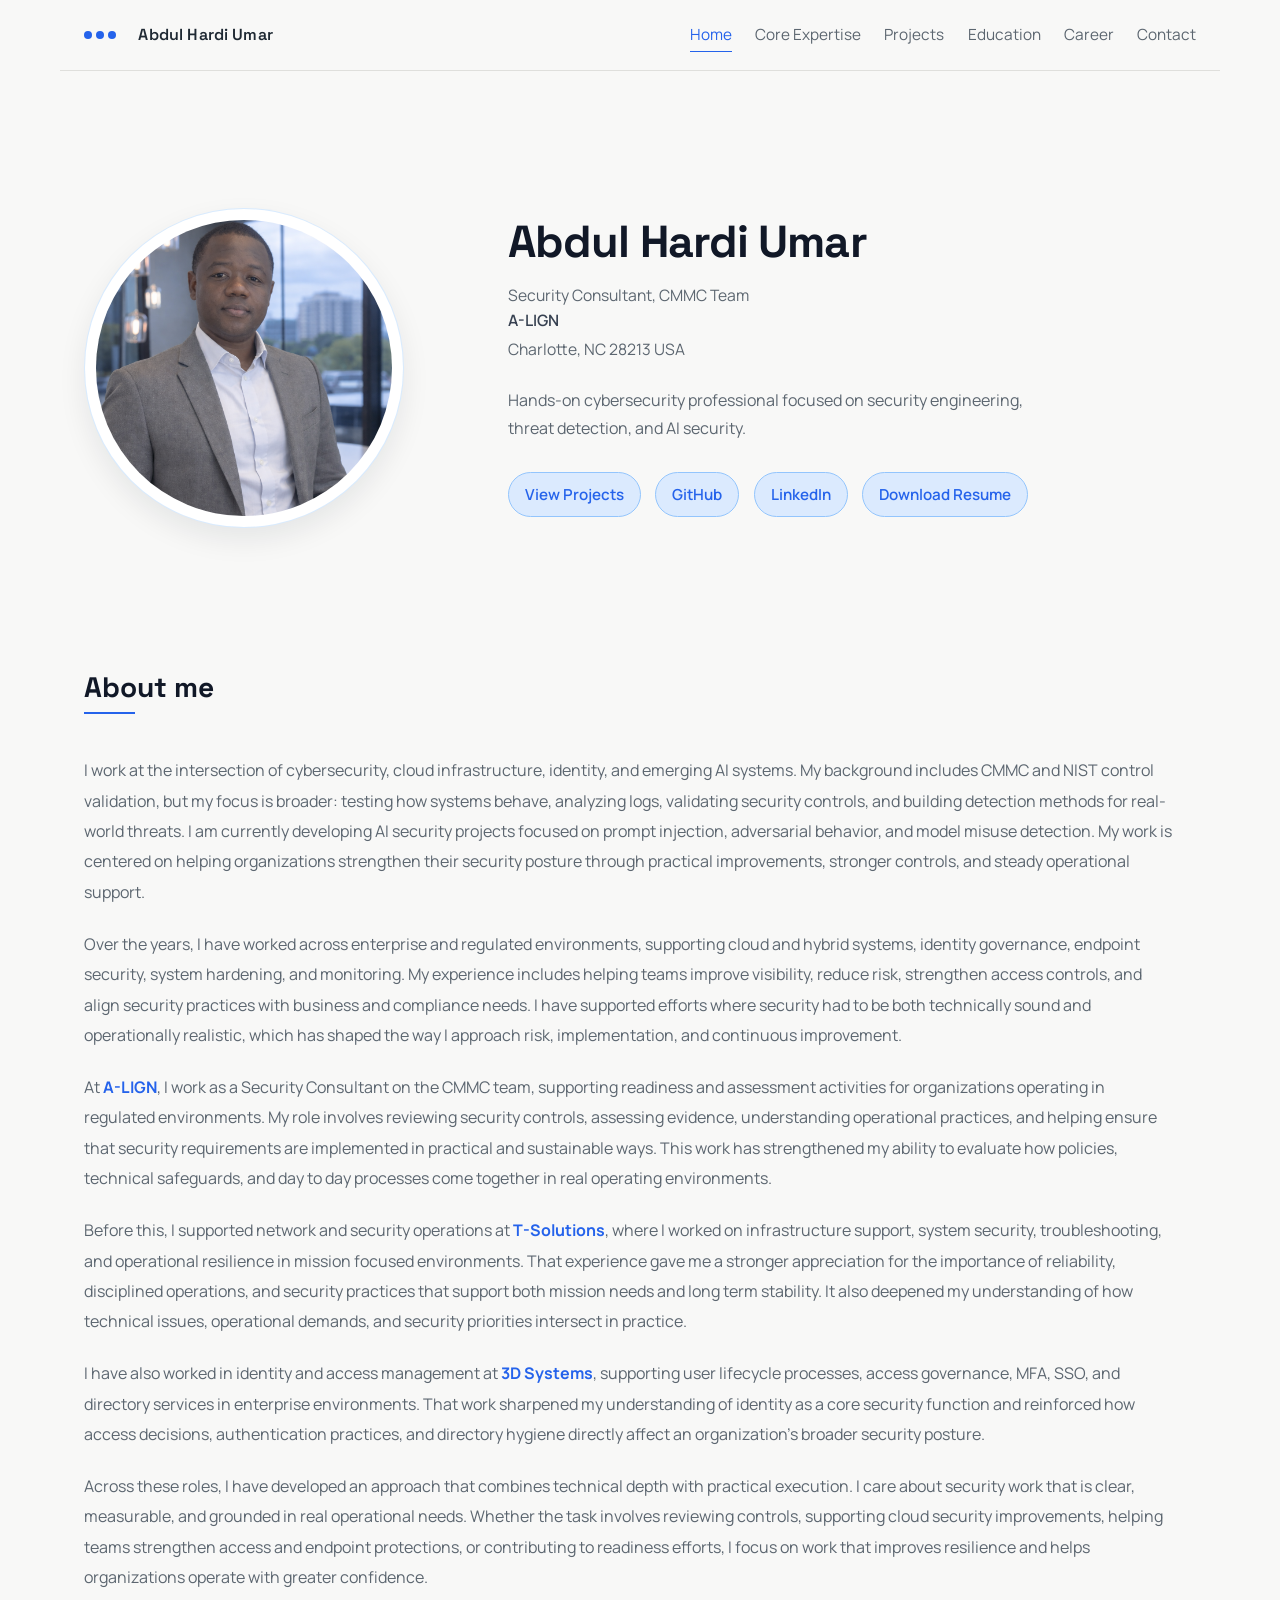
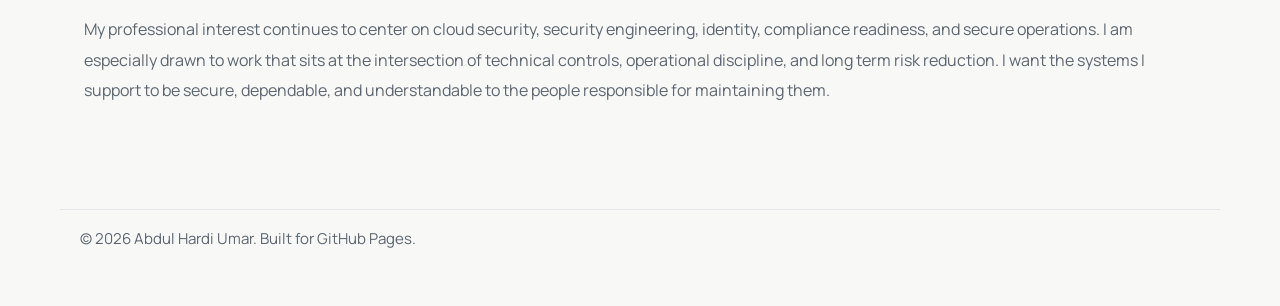
<file: index.html>
<!DOCTYPE html>
<html lang="en">
<head>
  <meta charset="UTF-8">
  <meta name="viewport" content="width=device-width, initial-scale=1.0">
  <title>Abdul Hardi Umar | Home</title>
  <meta
    name="description"
    content="Personal website of Abdul Hardi Umar, a hands-on cybersecurity professional focused on security engineering, cloud security, identity, threat detection, and AI security."
  >
  <link rel="preconnect" href="https://fonts.googleapis.com">
  <link rel="preconnect" href="https://fonts.gstatic.com" crossorigin>
  <link
    href="https://fonts.googleapis.com/css2?family=Space+Grotesk:wght@400;500;700&family=Manrope:wght@400;500;700&display=swap"
    rel="stylesheet"
  >
  <link rel="icon" type="image/svg+xml" href="favicon.svg">
  <link rel="icon" href="favicon.ico" sizes="any">
  <link rel="icon" type="image/png" sizes="32x32" href="favicon-32x32.png">
  <link rel="icon" type="image/png" sizes="16x16" href="favicon-16x16.png">
  <link rel="stylesheet" href="styles.css">
</head>
<body>
  <a class="skip-link" href="#main">Skip to content</a>

  <header class="site-header">
    <div class="brand-mark" aria-hidden="true">
      <span></span>
      <span></span>
      <span></span>
    </div>
    <a class="brand" href="index.html">Abdul Hardi Umar</a>
    <button
      class="menu-toggle"
      type="button"
      aria-expanded="false"
      aria-controls="site-nav"
      aria-label="Open navigation menu"
    >
      <span></span>
      <span></span>
    </button>
    <nav id="site-nav" class="site-nav" aria-label="Primary">
      <a class="is-active" href="index.html">Home</a>
      <a href="technical-focus.html">Core Expertise</a>
      <a href="projects.html">Projects</a>
      <a href="education.html">Education</a>
      <a href="career.html">Career</a>
      <a href="contact.html">Contact</a>
    </nav>
  </header>

  <main id="main" class="page-shell">
    <section class="hero hero-home section" data-reveal>
      <div class="hero-media">
        <figure class="portrait-frame">
          <img
            src="profile-photo.png"
            alt="Portrait of Abdul Hardi Umar"
            width="440"
            height="520"
          >
        </figure>
      </div>

      <div class="hero-copy">
        <h1>Abdul Hardi Umar</h1>
        <div class="hero-subtitle">
          <p class="hero-role">Security Consultant, CMMC Team</p>
          <p class="hero-role hero-role-company">A-LIGN</p>
          <p class="hero-role">Charlotte, NC 28213 USA</p>
        </div>
        <p class="hero-text hero-text-intro">Hands-on cybersecurity professional focused on security engineering, threat detection, and AI security.</p>
        <div class="cta-row">
          <a class="button button-primary" href="projects.html">View Projects</a>
          <a class="button button-primary" href="https://github.com/hardi-umar" target="_blank" rel="noreferrer">GitHub</a>
          <a class="button button-primary" href="https://linkedin.com/in/abdulhardi" target="_blank" rel="noreferrer">LinkedIn</a>
          <a class="button button-primary" href="abdul-hardi-umar-cv.pdf" download>Download Resume</a>
        </div>
      </div>
    </section>

    <section class="section page-section about-home" data-reveal>
      <div class="prose-card prose-page about-home-copy">
        <h2 class="about-home-title">About me</h2>
        <p>
          I work at the intersection of cybersecurity, cloud infrastructure, identity, and
          emerging AI systems. My background includes CMMC and NIST control validation, but my
          focus is broader: testing how systems behave, analyzing logs, validating security
          controls, and building detection methods for real-world threats. I am currently
          developing AI security projects focused on prompt injection, adversarial behavior, and
          model misuse detection. My work is centered on helping organizations strengthen their
          security posture through practical improvements, stronger controls, and steady
          operational support.
        </p>
        <p>
          Over the years, I have worked across enterprise and regulated environments, supporting
          cloud and hybrid systems, identity governance, endpoint security, system hardening, and
          monitoring. My experience includes helping teams improve visibility, reduce risk,
          strengthen access controls, and align security practices with business and compliance
          needs. I have supported efforts where security had to be both technically sound and
          operationally realistic, which has shaped the way I approach risk, implementation, and
          continuous improvement.
        </p>
        <p>
          At <a href="https://www.a-lign.com/" target="_blank" rel="noopener noreferrer"><strong>A-LIGN</strong></a>, I work as a Security Consultant on the CMMC team, supporting readiness and
          assessment activities for organizations operating in regulated environments. My role
          involves reviewing security controls, assessing evidence, understanding operational
          practices, and helping ensure that security requirements are implemented in practical and
          sustainable ways. This work has strengthened my ability to evaluate how policies,
          technical safeguards, and day to day processes come together in real operating
          environments.
        </p>
        <p>
          Before this, I supported network and security operations at <a href="https://tsoln-inc.com/" target="_blank" rel="noopener noreferrer"><strong>T-Solutions</strong></a>, where I worked on infrastructure support, system security,
          troubleshooting, and operational resilience in mission focused environments. That
          experience gave me a stronger appreciation for the importance of reliability, disciplined
          operations, and security practices that support both mission needs and long term
          stability. It also deepened my understanding of how technical issues, operational
          demands, and security priorities intersect in practice.
        </p>
        <p>
          I have also worked in identity and access management at <a href="https://www.3dsystems.com/" target="_blank" rel="noopener noreferrer"><strong>3D Systems</strong></a>, supporting user lifecycle processes, access governance,
          MFA, SSO, and directory services in enterprise environments. That work sharpened my
          understanding of identity as a core security function and reinforced how access
          decisions, authentication practices, and directory hygiene directly affect an
          organization&rsquo;s broader security posture.
        </p>
        <p>
          Across these roles, I have developed an approach that combines technical depth with
          practical execution. I care about security work that is clear, measurable, and grounded
          in real operational needs. Whether the task involves reviewing controls, supporting
          cloud security improvements, helping teams strengthen access and endpoint protections, or
          contributing to readiness efforts, I focus on work that improves resilience and helps
          organizations operate with greater confidence.
        </p>
        <p>
          My professional interest continues to center on cloud security, security engineering,
          identity, compliance readiness, and secure operations. I am especially drawn to work
          that sits at the intersection of technical controls, operational discipline, and long
          term risk reduction. I want the systems I support to be secure, dependable, and
          understandable to the people responsible for maintaining them.
        </p>
      </div>
    </section>
  </main>

  <footer class="site-footer">
    <p>&copy; <span id="year"></span> Abdul Hardi Umar. Built for GitHub Pages.</p>
  </footer>

  <script src="script.js"></script>
</body>
</html>
</file>
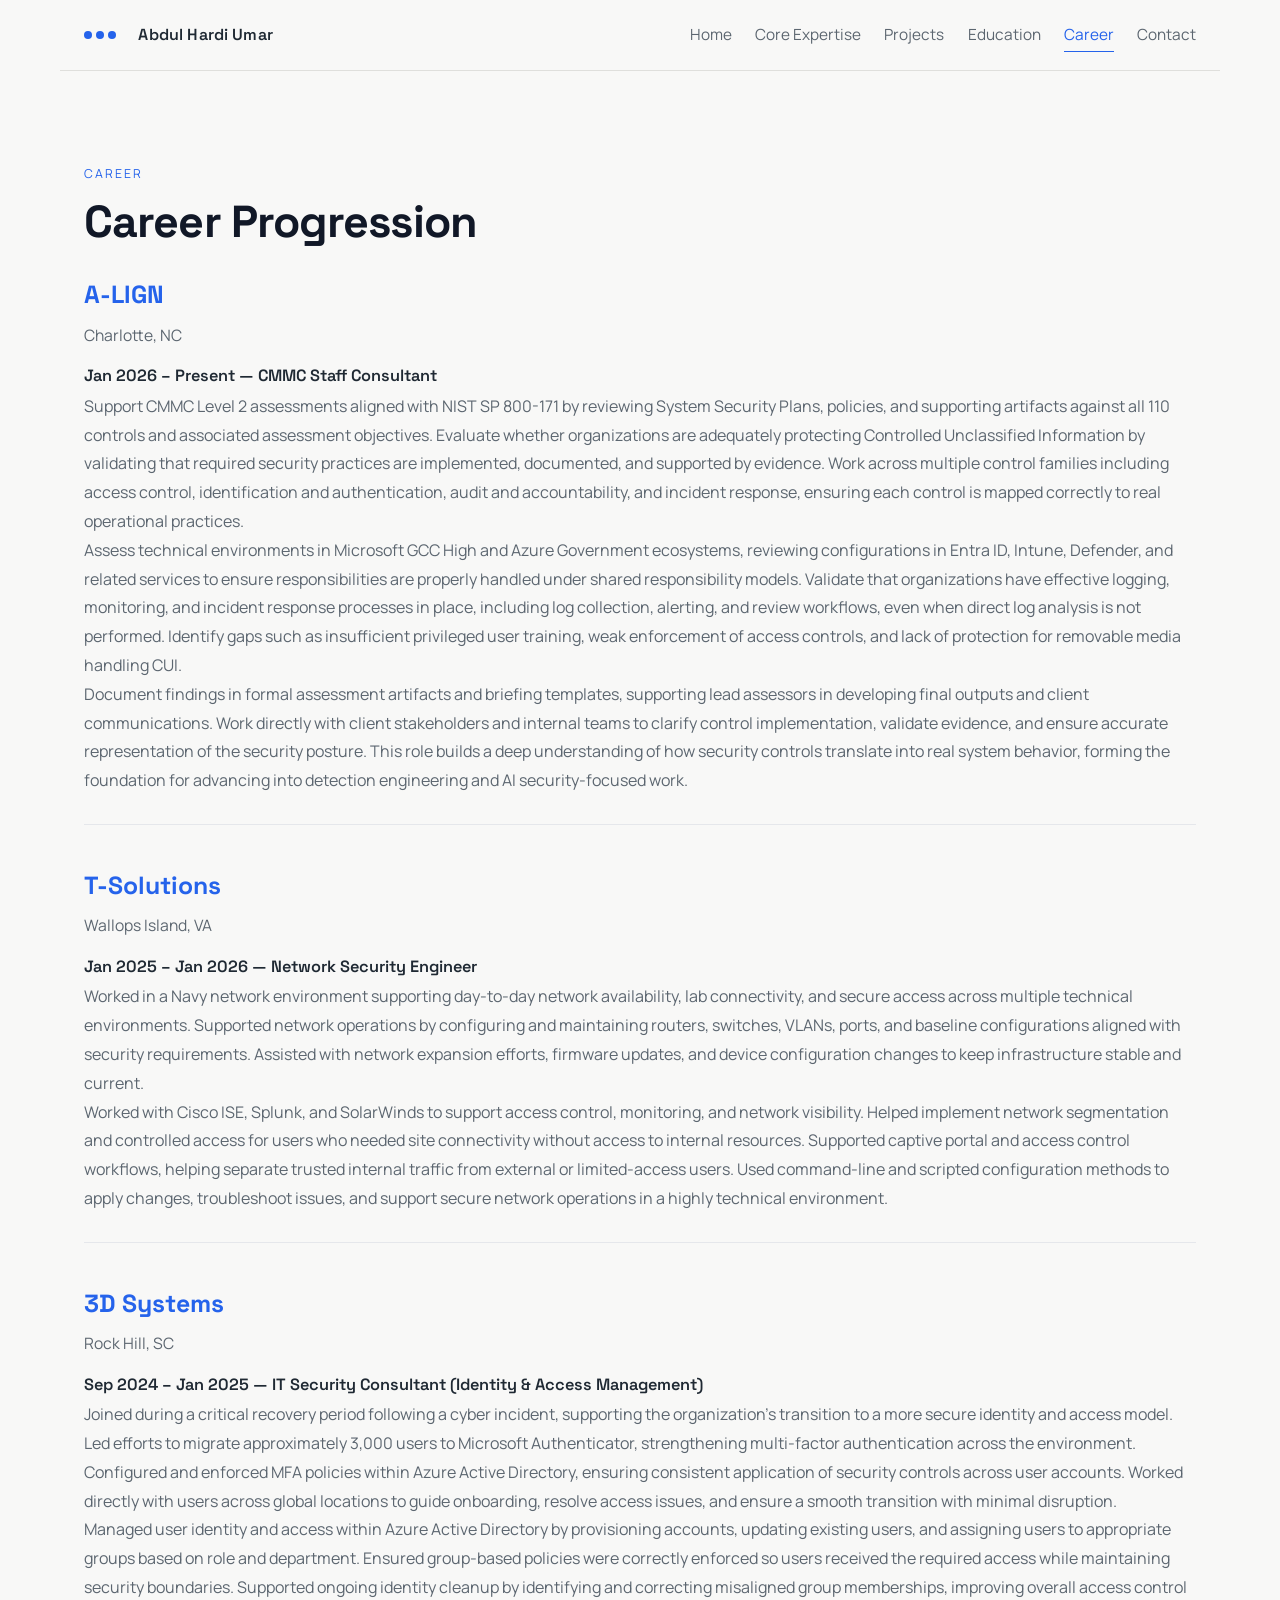
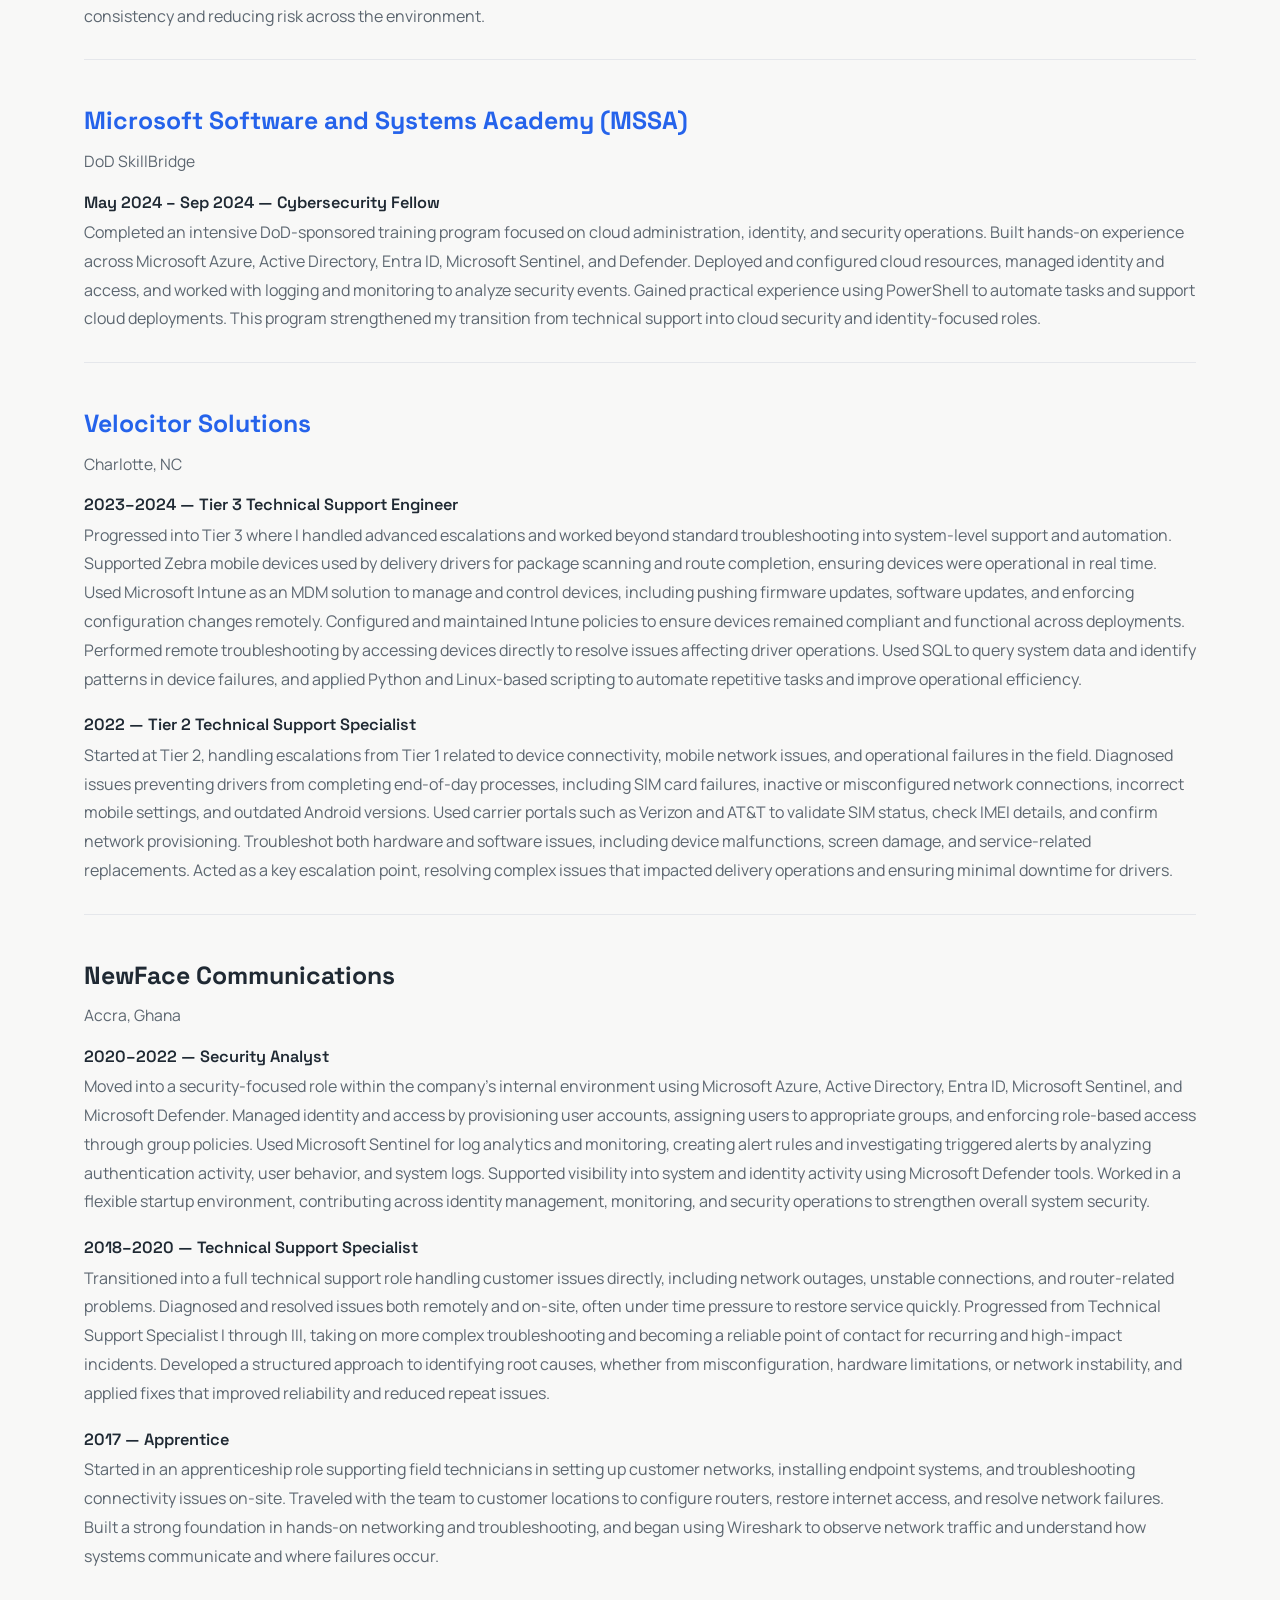
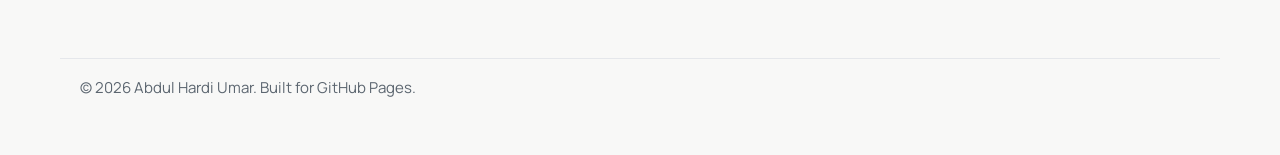
<file: career.html>
<!DOCTYPE html>
<html lang="en">
<head>
  <meta charset="UTF-8">
  <meta name="viewport" content="width=device-width, initial-scale=1.0">
  <title>Abdul Hardi Umar | Career Progression</title>
  <meta name="description" content="Career progression of Abdul Hardi Umar across technical support, security operations, identity, network security, and consulting roles.">
  <link rel="preconnect" href="https://fonts.googleapis.com">
  <link rel="preconnect" href="https://fonts.gstatic.com" crossorigin>
  <link href="https://fonts.googleapis.com/css2?family=Space+Grotesk:wght@400;500;700&family=Manrope:wght@400;500;700&display=swap" rel="stylesheet">
  <link rel="icon" type="image/svg+xml" href="favicon.svg">
  <link rel="icon" href="favicon.ico" sizes="any">
  <link rel="icon" type="image/png" sizes="32x32" href="favicon-32x32.png">
  <link rel="icon" type="image/png" sizes="16x16" href="favicon-16x16.png">
  <link rel="stylesheet" href="styles.css">
</head>
<body>
  <a class="skip-link" href="#main">Skip to content</a>
  <header class="site-header">
    <div class="brand-mark" aria-hidden="true"><span></span><span></span><span></span></div>
    <a class="brand" href="index.html">Abdul Hardi Umar</a>
    <button class="menu-toggle" type="button" aria-expanded="false" aria-controls="site-nav" aria-label="Open navigation menu"><span></span><span></span></button>
    <nav id="site-nav" class="site-nav" aria-label="Primary">
      <a href="index.html">Home</a>
      <a href="technical-focus.html">Core Expertise</a>
      <a href="projects.html">Projects</a>
      <a href="education.html">Education</a>
      <a class="is-active" href="career.html">Career</a>
      <a href="contact.html">Contact</a>
    </nav>
  </header>
  <main id="main" class="page-shell">
    <section class="section page-section" data-reveal>
      <div class="page-intro">
        <p class="eyebrow">Career</p>
        <h1 class="page-title">Career Progression</h1>
      </div>
      <div class="career-stack">
        <section class="career-company">
          <div class="career-company-header">
            <h2><a href="https://www.a-lign.com" target="_blank" rel="noopener noreferrer">A-LIGN</a></h2>
            <p class="career-location">Charlotte, NC</p>
          </div>
          <article class="career-role">
            <h3>Jan 2026 – Present — CMMC Staff Consultant</h3>
            <p>Support CMMC Level 2 assessments aligned with NIST SP 800-171 by reviewing System Security Plans, policies, and supporting artifacts against all 110 controls and associated assessment objectives. Evaluate whether organizations are adequately protecting Controlled Unclassified Information by validating that required security practices are implemented, documented, and supported by evidence. Work across multiple control families including access control, identification and authentication, audit and accountability, and incident response, ensuring each control is mapped correctly to real operational practices.</p>
            <p>Assess technical environments in Microsoft GCC High and Azure Government ecosystems, reviewing configurations in Entra ID, Intune, Defender, and related services to ensure responsibilities are properly handled under shared responsibility models. Validate that organizations have effective logging, monitoring, and incident response processes in place, including log collection, alerting, and review workflows, even when direct log analysis is not performed. Identify gaps such as insufficient privileged user training, weak enforcement of access controls, and lack of protection for removable media handling CUI.</p>
            <p>Document findings in formal assessment artifacts and briefing templates, supporting lead assessors in developing final outputs and client communications. Work directly with client stakeholders and internal teams to clarify control implementation, validate evidence, and ensure accurate representation of the security posture. This role builds a deep understanding of how security controls translate into real system behavior, forming the foundation for advancing into detection engineering and AI security-focused work.</p>
          </article>
        </section>

        <section class="career-company">
          <div class="career-company-header">
            <h2><a href="https://www.tsoln.com" target="_blank" rel="noopener noreferrer">T-Solutions</a></h2>
            <p class="career-location">Wallops Island, VA</p>
          </div>
          <article class="career-role">
            <h3>Jan 2025 – Jan 2026 — Network Security Engineer</h3>
            <p>Worked in a Navy network environment supporting day-to-day network availability, lab connectivity, and secure access across multiple technical environments. Supported network operations by configuring and maintaining routers, switches, VLANs, ports, and baseline configurations aligned with security requirements. Assisted with network expansion efforts, firmware updates, and device configuration changes to keep infrastructure stable and current.</p>
            <p>Worked with Cisco ISE, Splunk, and SolarWinds to support access control, monitoring, and network visibility. Helped implement network segmentation and controlled access for users who needed site connectivity without access to internal resources. Supported captive portal and access control workflows, helping separate trusted internal traffic from external or limited-access users. Used command-line and scripted configuration methods to apply changes, troubleshoot issues, and support secure network operations in a highly technical environment.</p>
          </article>
        </section>

        <section class="career-company">
          <div class="career-company-header">
            <h2><a href="https://www.3dsystems.com" target="_blank" rel="noopener noreferrer">3D Systems</a></h2>
            <p class="career-location">Rock Hill, SC</p>
          </div>
          <article class="career-role">
            <h3>Sep 2024 – Jan 2025 — IT Security Consultant (Identity &amp; Access Management)</h3>
            <p>Joined during a critical recovery period following a cyber incident, supporting the organization&rsquo;s transition to a more secure identity and access model. Led efforts to migrate approximately 3,000 users to Microsoft Authenticator, strengthening multi-factor authentication across the environment. Configured and enforced MFA policies within Azure Active Directory, ensuring consistent application of security controls across user accounts. Worked directly with users across global locations to guide onboarding, resolve access issues, and ensure a smooth transition with minimal disruption.</p>
            <p>Managed user identity and access within Azure Active Directory by provisioning accounts, updating existing users, and assigning users to appropriate groups based on role and department. Ensured group-based policies were correctly enforced so users received the required access while maintaining security boundaries. Supported ongoing identity cleanup by identifying and correcting misaligned group memberships, improving overall access control consistency and reducing risk across the environment.</p>
          </article>
        </section>

        <section class="career-company">
          <div class="career-company-header">
            <h2><a href="https://military.microsoft.com/mssa/" target="_blank" rel="noopener noreferrer">Microsoft Software and Systems Academy (MSSA)</a></h2>
            <p class="career-location">DoD SkillBridge</p>
          </div>
          <article class="career-role">
            <h3>May 2024 – Sep 2024 — Cybersecurity Fellow</h3>
            <p>Completed an intensive DoD-sponsored training program focused on cloud administration, identity, and security operations. Built hands-on experience across Microsoft Azure, Active Directory, Entra ID, Microsoft Sentinel, and Defender. Deployed and configured cloud resources, managed identity and access, and worked with logging and monitoring to analyze security events. Gained practical experience using PowerShell to automate tasks and support cloud deployments. This program strengthened my transition from technical support into cloud security and identity-focused roles.</p>
          </article>
        </section>

        <section class="career-company">
          <div class="career-company-header">
            <h2><a href="https://www.velocitor.com" target="_blank" rel="noopener noreferrer">Velocitor Solutions</a></h2>
            <p class="career-location">Charlotte, NC</p>
          </div>
          <article class="career-role">
            <h3>2023–2024 — Tier 3 Technical Support Engineer</h3>
            <p>Progressed into Tier 3 where I handled advanced escalations and worked beyond standard troubleshooting into system-level support and automation. Supported Zebra mobile devices used by delivery drivers for package scanning and route completion, ensuring devices were operational in real time. Used Microsoft Intune as an MDM solution to manage and control devices, including pushing firmware updates, software updates, and enforcing configuration changes remotely. Configured and maintained Intune policies to ensure devices remained compliant and functional across deployments. Performed remote troubleshooting by accessing devices directly to resolve issues affecting driver operations. Used SQL to query system data and identify patterns in device failures, and applied Python and Linux-based scripting to automate repetitive tasks and improve operational efficiency.</p>
          </article>
          <article class="career-role">
            <h3>2022 — Tier 2 Technical Support Specialist</h3>
            <p>Started at Tier 2, handling escalations from Tier 1 related to device connectivity, mobile network issues, and operational failures in the field. Diagnosed issues preventing drivers from completing end-of-day processes, including SIM card failures, inactive or misconfigured network connections, incorrect mobile settings, and outdated Android versions. Used carrier portals such as Verizon and AT&amp;T to validate SIM status, check IMEI details, and confirm network provisioning. Troubleshot both hardware and software issues, including device malfunctions, screen damage, and service-related replacements. Acted as a key escalation point, resolving complex issues that impacted delivery operations and ensuring minimal downtime for drivers.</p>
          </article>
        </section>

        <section class="career-company">
          <div class="career-company-header">
            <h2>NewFace Communications</h2>
            <p class="career-location">Accra, Ghana</p>
          </div>
          <article class="career-role">
            <h3>2020–2022 — Security Analyst</h3>
            <p>Moved into a security-focused role within the company&rsquo;s internal environment using Microsoft Azure, Active Directory, Entra ID, Microsoft Sentinel, and Microsoft Defender. Managed identity and access by provisioning user accounts, assigning users to appropriate groups, and enforcing role-based access through group policies. Used Microsoft Sentinel for log analytics and monitoring, creating alert rules and investigating triggered alerts by analyzing authentication activity, user behavior, and system logs. Supported visibility into system and identity activity using Microsoft Defender tools. Worked in a flexible startup environment, contributing across identity management, monitoring, and security operations to strengthen overall system security.</p>
          </article>
          <article class="career-role">
            <h3>2018–2020 — Technical Support Specialist</h3>
            <p>Transitioned into a full technical support role handling customer issues directly, including network outages, unstable connections, and router-related problems. Diagnosed and resolved issues both remotely and on-site, often under time pressure to restore service quickly. Progressed from Technical Support Specialist I through III, taking on more complex troubleshooting and becoming a reliable point of contact for recurring and high-impact incidents. Developed a structured approach to identifying root causes, whether from misconfiguration, hardware limitations, or network instability, and applied fixes that improved reliability and reduced repeat issues.</p>
          </article>
          <article class="career-role">
            <h3>2017 — Apprentice</h3>
            <p>Started in an apprenticeship role supporting field technicians in setting up customer networks, installing endpoint systems, and troubleshooting connectivity issues on-site. Traveled with the team to customer locations to configure routers, restore internet access, and resolve network failures. Built a strong foundation in hands-on networking and troubleshooting, and began using Wireshark to observe network traffic and understand how systems communicate and where failures occur.</p>
          </article>
        </section>
      </div>
    </section>
  </main>
  <footer class="site-footer">
    <p>&copy; <span id="year"></span> Abdul Hardi Umar. Built for GitHub Pages.</p>
  </footer>
  <script src="script.js"></script>
</body>
</html>
</file>
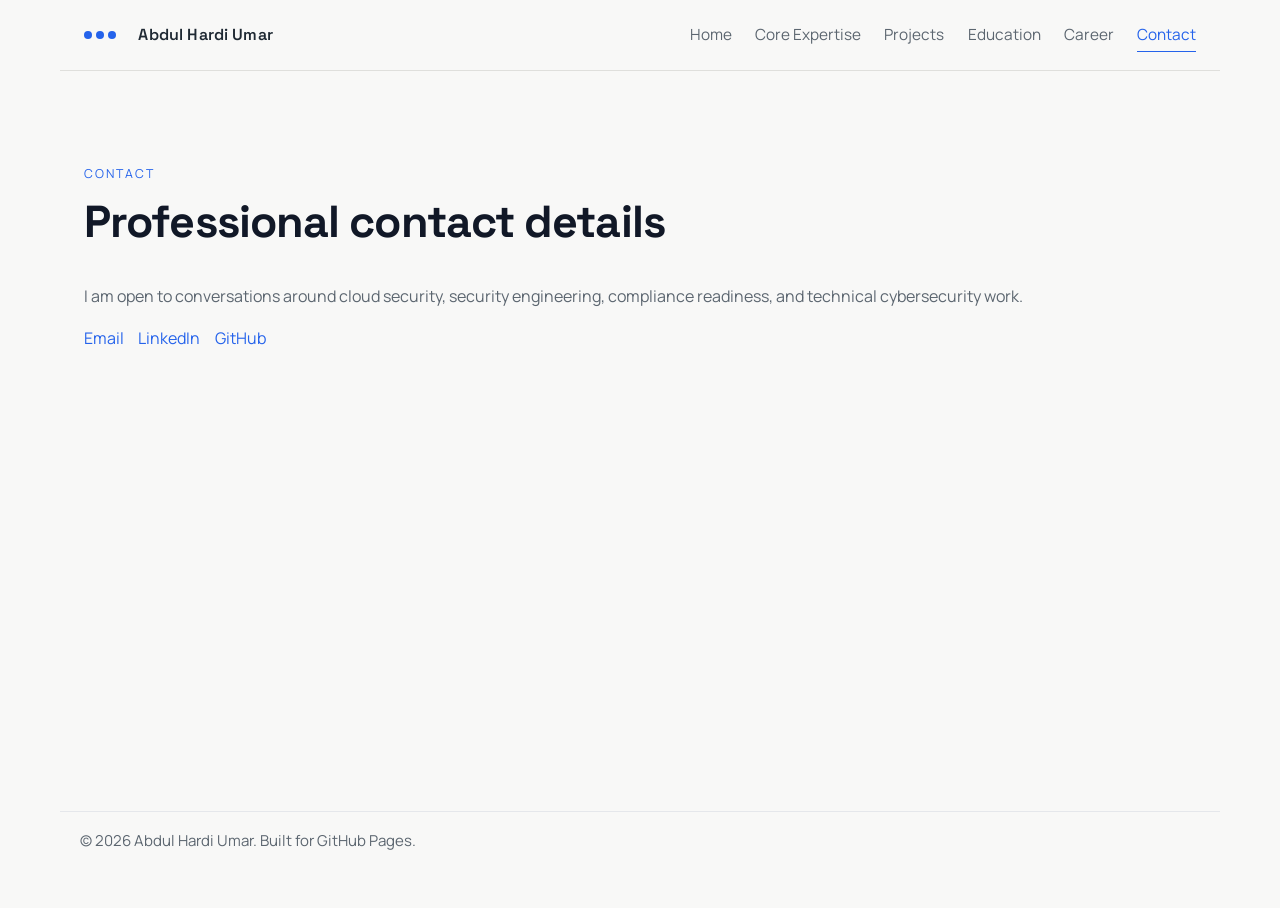
<file: contact.html>
<!DOCTYPE html>
<html lang="en">
<head>
  <meta charset="UTF-8">
  <meta name="viewport" content="width=device-width, initial-scale=1.0">
  <title>Abdul Hardi Umar | Contact</title>
  <meta name="description" content="Contact Abdul Hardi Umar for cloud security, security engineering, compliance readiness, and technical cybersecurity work.">
  <link rel="preconnect" href="https://fonts.googleapis.com">
  <link rel="preconnect" href="https://fonts.gstatic.com" crossorigin>
  <link href="https://fonts.googleapis.com/css2?family=Space+Grotesk:wght@400;500;700&family=Manrope:wght@400;500;700&display=swap" rel="stylesheet">
  <link rel="icon" type="image/svg+xml" href="favicon.svg">
  <link rel="icon" href="favicon.ico" sizes="any">
  <link rel="icon" type="image/png" sizes="32x32" href="favicon-32x32.png">
  <link rel="icon" type="image/png" sizes="16x16" href="favicon-16x16.png">
  <link rel="stylesheet" href="styles.css">
</head>
<body>
  <a class="skip-link" href="#main">Skip to content</a>
  <header class="site-header">
    <div class="brand-mark" aria-hidden="true"><span></span><span></span><span></span></div>
    <a class="brand" href="index.html">Abdul Hardi Umar</a>
    <button class="menu-toggle" type="button" aria-expanded="false" aria-controls="site-nav" aria-label="Open navigation menu"><span></span><span></span></button>
    <nav id="site-nav" class="site-nav" aria-label="Primary">
      <a href="index.html">Home</a>
      <a href="technical-focus.html">Core Expertise</a>
      <a href="projects.html">Projects</a>
      <a href="education.html">Education</a>
      <a href="career.html">Career</a>
      <a class="is-active" href="contact.html">Contact</a>
    </nav>
  </header>
  <main id="main" class="page-shell">
    <section class="section page-section" data-reveal>
      <div class="page-intro">
        <p class="eyebrow">Contact</p>
        <h1 class="page-title">Professional contact details</h1>
      </div>
      <div class="contact-card prose-page">
        <p>I am open to conversations around cloud security, security engineering, compliance readiness, and technical cybersecurity work.</p>
        <div class="contact-links" aria-label="Contact links">
          <a href="mailto:Abdulhardi.umar@outlook.com">Email</a>
          <a href="https://linkedin.com/in/abdulhardi" target="_blank" rel="noreferrer">LinkedIn</a>
          <a href="https://github.com/hardi-umar" target="_blank" rel="noreferrer">GitHub</a>
        </div>
      </div>
    </section>
  </main>
  <footer class="site-footer">
    <p>&copy; <span id="year"></span> Abdul Hardi Umar. Built for GitHub Pages.</p>
  </footer>
  <script src="script.js"></script>
</body>
</html>
</file>
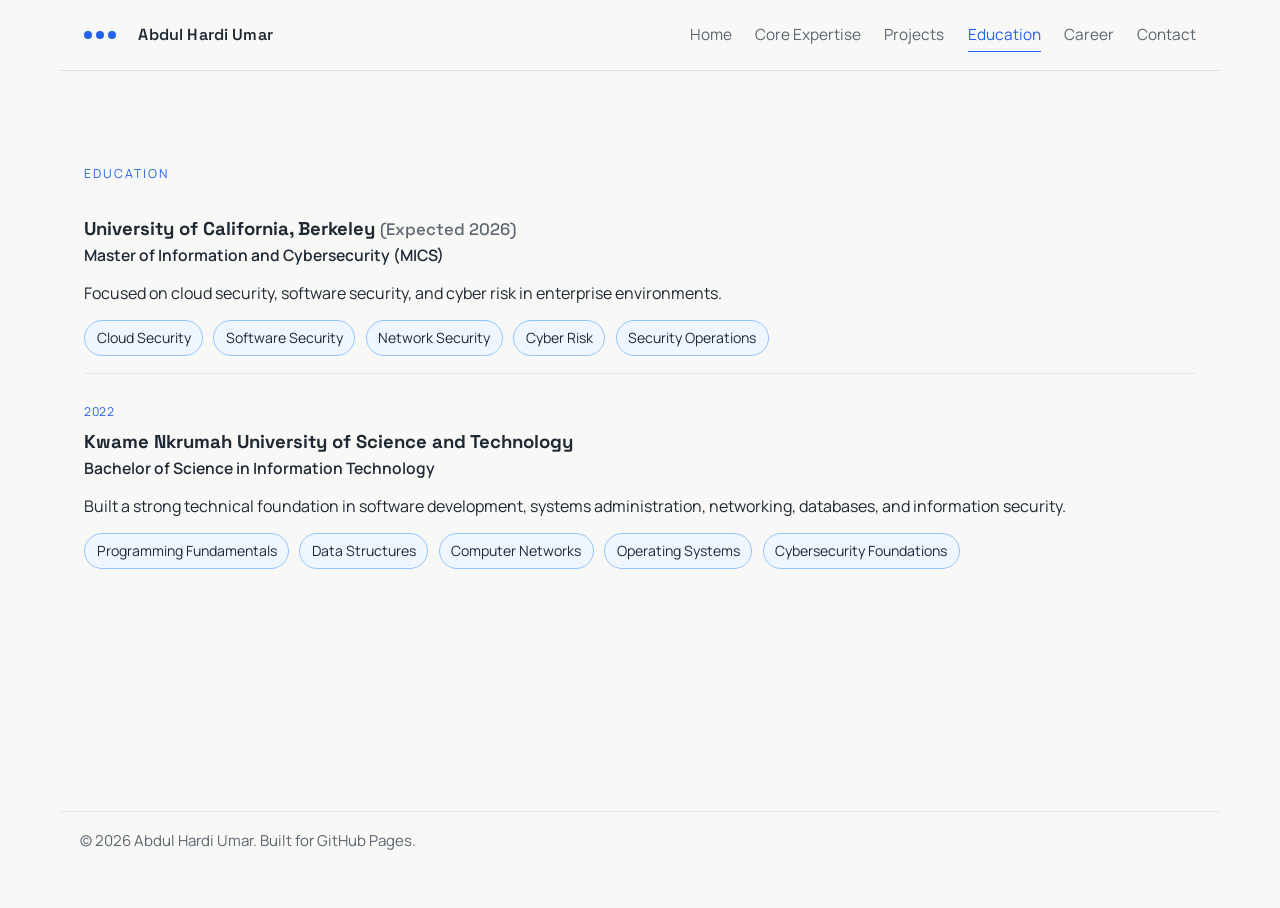
<file: education.html>
<!DOCTYPE html>
<html lang="en">
<head>
  <meta charset="UTF-8">
  <meta name="viewport" content="width=device-width, initial-scale=1.0">
  <title>Abdul Hardi Umar | Education</title>
  <meta name="description" content="Education of Abdul Hardi Umar including graduate cybersecurity studies at UC Berkeley and information technology studies at KNUST.">
  <link rel="preconnect" href="https://fonts.googleapis.com">
  <link rel="preconnect" href="https://fonts.gstatic.com" crossorigin>
  <link href="https://fonts.googleapis.com/css2?family=Space+Grotesk:wght@400;500;700&family=Manrope:wght@400;500;700&display=swap" rel="stylesheet">
  <link rel="icon" type="image/svg+xml" href="favicon.svg">
  <link rel="icon" href="favicon.ico" sizes="any">
  <link rel="icon" type="image/png" sizes="32x32" href="favicon-32x32.png">
  <link rel="icon" type="image/png" sizes="16x16" href="favicon-16x16.png">
  <link rel="stylesheet" href="styles.css">
</head>
<body>
  <a class="skip-link" href="#main">Skip to content</a>
  <header class="site-header">
    <div class="brand-mark" aria-hidden="true"><span></span><span></span><span></span></div>
    <a class="brand" href="index.html">Abdul Hardi Umar</a>
    <button class="menu-toggle" type="button" aria-expanded="false" aria-controls="site-nav" aria-label="Open navigation menu"><span></span><span></span></button>
    <nav id="site-nav" class="site-nav" aria-label="Primary">
      <a href="index.html">Home</a>
      <a href="technical-focus.html">Core Expertise</a>
      <a href="projects.html">Projects</a>
      <a class="is-active" href="education.html">Education</a>
      <a href="career.html">Career</a>
      <a href="contact.html">Contact</a>
    </nav>
  </header>
  <main id="main" class="page-shell">
    <section class="section page-section" data-reveal>
      <div class="page-intro">
        <p class="eyebrow">Education</p>
      </div>
      <div class="experience-layout education-stack">
        <article class="timeline-card education-card">
          <h3>University of California, Berkeley <span class="education-meta">(Expected 2026)</span></h3>
          <p class="education-degree">Master of Information and Cybersecurity (MICS)</p>
          <p>Focused on cloud security, software security, and cyber risk in enterprise environments.</p>
          <ul class="chip-list education-list" aria-label="Relevant graduate coursework">
            <li>Cloud Security</li><li>Software Security</li><li>Network Security</li><li>Cyber Risk</li><li>Security Operations</li>
          </ul>
        </article>
        <article class="timeline-card education-card">
          <p class="project-tag">2022</p>
          <h3>Kwame Nkrumah University of Science and Technology</h3>
          <p class="education-degree">Bachelor of Science in Information Technology</p>
          <p>Built a strong technical foundation in software development, systems administration, networking, databases, and information security.</p>
          <ul class="chip-list education-list" aria-label="Relevant undergraduate coursework">
            <li>Programming Fundamentals</li><li>Data Structures</li><li>Computer Networks</li><li>Operating Systems</li><li>Cybersecurity Foundations</li>
          </ul>
        </article>
      </div>
    </section>
  </main>
  <footer class="site-footer">
    <p>&copy; <span id="year"></span> Abdul Hardi Umar. Built for GitHub Pages.</p>
  </footer>
  <script src="script.js"></script>
</body>
</html>
</file>
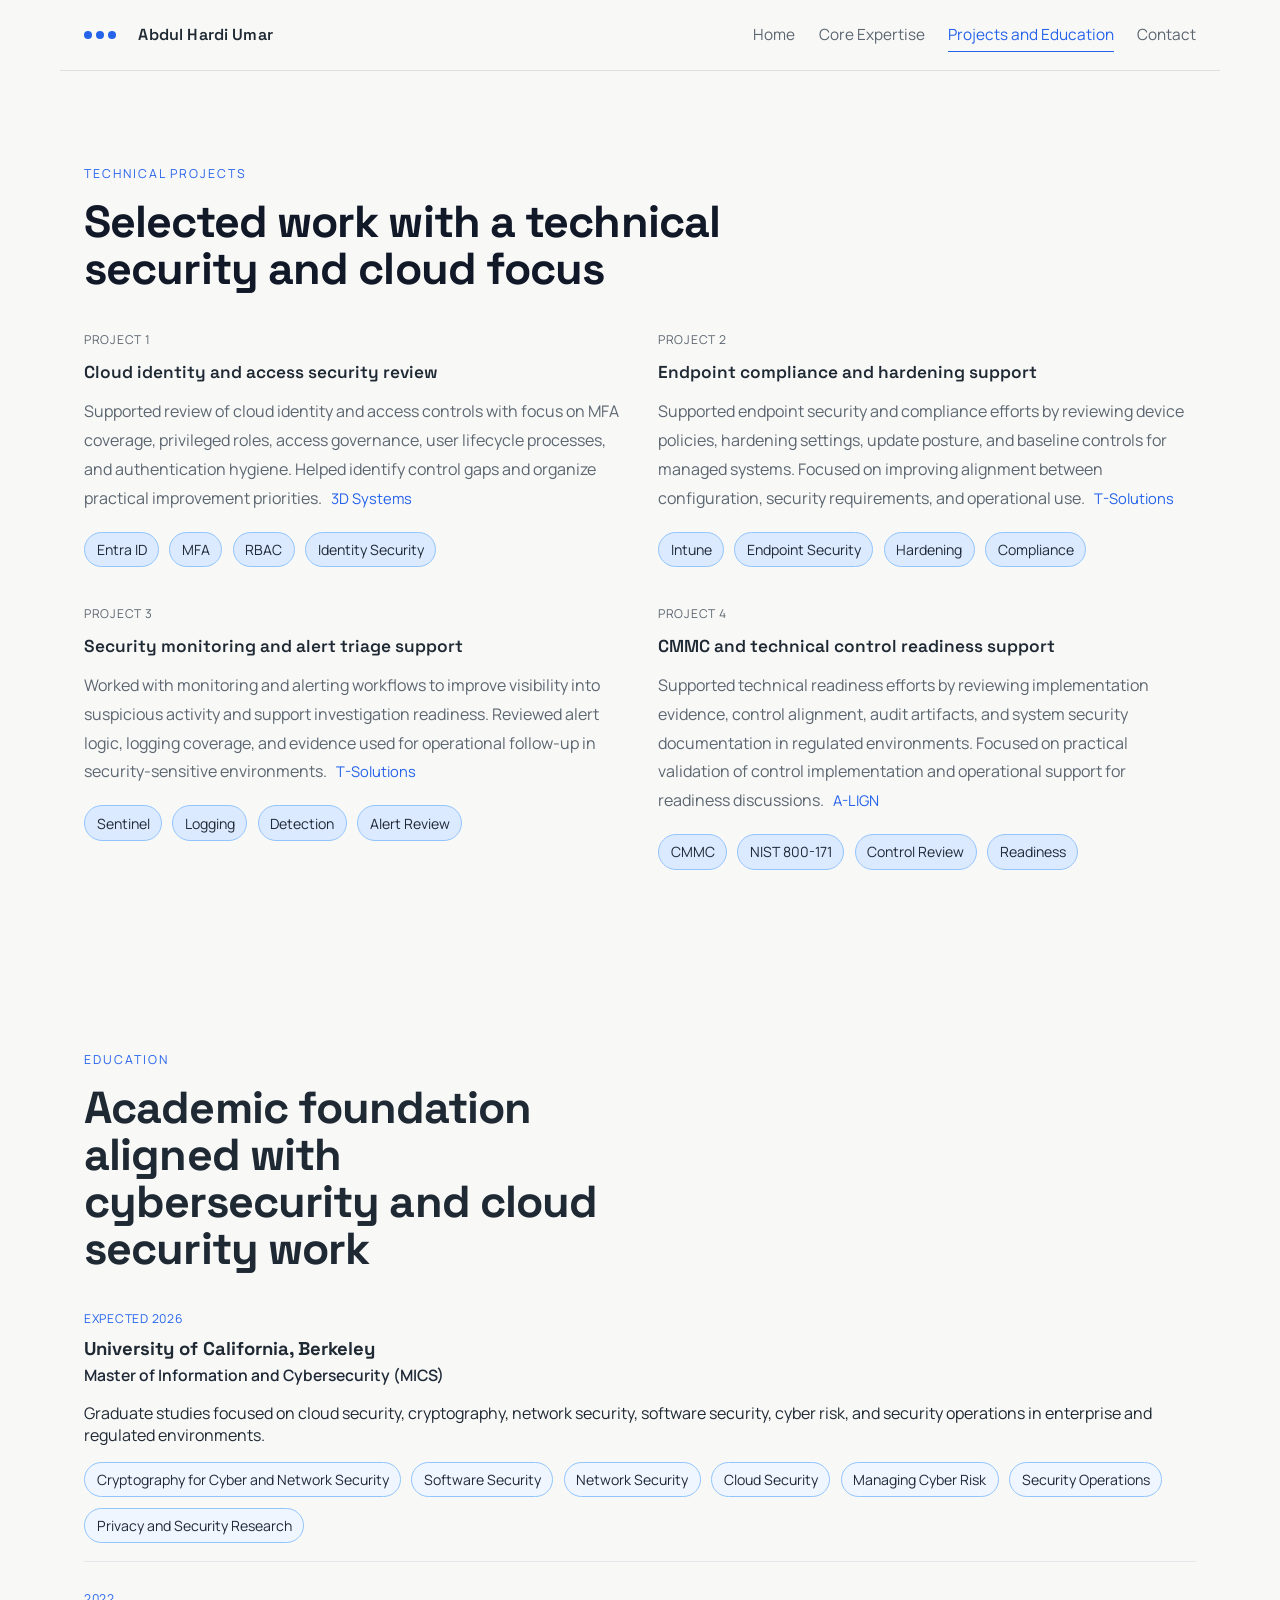
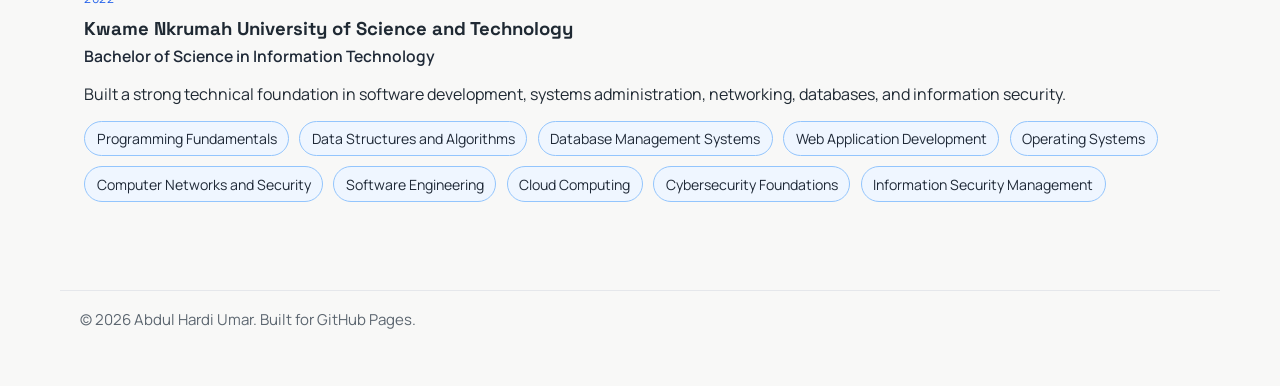
<file: projects-education.html>
<!DOCTYPE html>
<html lang="en">
<head>
  <meta charset="UTF-8">
  <meta name="viewport" content="width=device-width, initial-scale=1.0">
  <title>Abdul Hardi Umar | Projects and Education</title>
  <meta name="description" content="Projects and education of Abdul Hardi Umar across technical security work, graduate cybersecurity studies, and information technology foundations.">
  <link rel="preconnect" href="https://fonts.googleapis.com">
  <link rel="preconnect" href="https://fonts.gstatic.com" crossorigin>
  <link href="https://fonts.googleapis.com/css2?family=Space+Grotesk:wght@400;500;700&family=Manrope:wght@400;500;700&display=swap" rel="stylesheet">
  <link rel="icon" type="image/svg+xml" href="favicon.svg">
  <link rel="icon" href="favicon.ico" sizes="any">
  <link rel="icon" type="image/png" sizes="32x32" href="favicon-32x32.png">
  <link rel="icon" type="image/png" sizes="16x16" href="favicon-16x16.png">
  <link rel="stylesheet" href="styles.css">
</head>
<body>
  <a class="skip-link" href="#main">Skip to content</a>
  <header class="site-header">
    <div class="brand-mark" aria-hidden="true"><span></span><span></span><span></span></div>
    <a class="brand" href="index.html">Abdul Hardi Umar</a>
    <button class="menu-toggle" type="button" aria-expanded="false" aria-controls="site-nav" aria-label="Open navigation menu"><span></span><span></span></button>
    <nav id="site-nav" class="site-nav" aria-label="Primary">
      <a href="index.html">Home</a>
      <a href="technical-focus.html">Core Expertise</a>
      <a class="is-active" href="projects-education.html">Projects and Education</a>
      <a href="contact.html">Contact</a>
    </nav>
  </header>
  <main id="main" class="page-shell">
    <section class="section page-section" data-reveal>
      <div class="page-intro">
        <p class="eyebrow">Technical Projects</p>
        <h1 class="page-title">Selected work with a technical security and cloud focus</h1>
      </div>
      <div class="project-grid">
        <article class="project-card">
          <p class="project-tag">Project 1</p>
          <h3>Cloud identity and access security review</h3>
          <p>
            Supported review of cloud identity and access controls with focus on MFA coverage,
            privileged roles, access governance, user lifecycle processes, and authentication hygiene.
            Helped identify control gaps and organize practical improvement priorities.
            <a class="project-link" href="https://www.3dsystems.com/" target="_blank" rel="noopener noreferrer">3D Systems</a>
          </p>
          <ul class="chip-list" aria-label="Technologies and skills used">
            <li>Entra ID</li><li>MFA</li><li>RBAC</li><li>Identity Security</li>
          </ul>
        </article>
        <article class="project-card">
          <p class="project-tag">Project 2</p>
          <h3>Endpoint compliance and hardening support</h3>
          <p>
            Supported endpoint security and compliance efforts by reviewing device policies, hardening
            settings, update posture, and baseline controls for managed systems. Focused on improving
            alignment between configuration, security requirements, and operational use.
            <a class="project-link" href="https://tsoln-inc.com/" target="_blank" rel="noopener noreferrer">T-Solutions</a>
          </p>
          <ul class="chip-list" aria-label="Technologies and skills used">
            <li>Intune</li><li>Endpoint Security</li><li>Hardening</li><li>Compliance</li>
          </ul>
        </article>
        <article class="project-card">
          <p class="project-tag">Project 3</p>
          <h3>Security monitoring and alert triage support</h3>
          <p>
            Worked with monitoring and alerting workflows to improve visibility into suspicious
            activity and support investigation readiness. Reviewed alert logic, logging coverage, and
            evidence used for operational follow-up in security-sensitive environments.
            <a class="project-link" href="https://tsoln-inc.com/" target="_blank" rel="noopener noreferrer">T-Solutions</a>
          </p>
          <ul class="chip-list" aria-label="Technologies and skills used">
            <li>Sentinel</li><li>Logging</li><li>Detection</li><li>Alert Review</li>
          </ul>
        </article>
        <article class="project-card">
          <p class="project-tag">Project 4</p>
          <h3>CMMC and technical control readiness support</h3>
          <p>
            Supported technical readiness efforts by reviewing implementation evidence, control
            alignment, audit artifacts, and system security documentation in regulated environments.
            Focused on practical validation of control implementation and operational support for
            readiness discussions.
            <a class="project-link" href="https://www.a-lign.com/" target="_blank" rel="noopener noreferrer">A-LIGN</a>
          </p>
          <ul class="chip-list" aria-label="Technologies and skills used">
            <li>CMMC</li><li>NIST 800-171</li><li>Control Review</li><li>Readiness</li>
          </ul>
        </article>
      </div>
    </section>
    <section class="section page-section" data-reveal>
      <div class="page-intro">
        <p class="eyebrow">Education</p>
        <h2 class="page-title page-title-compact">Academic foundation aligned with cybersecurity and cloud security work</h2>
      </div>
      <div class="experience-layout education-stack">
        <article class="timeline-card education-card">
          <p class="project-tag">Expected 2026</p>
          <h3>University of California, Berkeley</h3>
          <p class="education-degree">Master of Information and Cybersecurity (MICS)</p>
          <p>Graduate studies focused on cloud security, cryptography, network security, software security, cyber risk, and security operations in enterprise and regulated environments.</p>
          <ul class="chip-list education-list" aria-label="Relevant graduate coursework">
            <li>Cryptography for Cyber and Network Security</li><li>Software Security</li><li>Network Security</li><li>Cloud Security</li><li>Managing Cyber Risk</li><li>Security Operations</li><li>Privacy and Security Research</li>
          </ul>
        </article>
        <article class="timeline-card education-card">
          <p class="project-tag">2022</p>
          <h3>Kwame Nkrumah University of Science and Technology</h3>
          <p class="education-degree">Bachelor of Science in Information Technology</p>
          <p>Built a strong technical foundation in software development, systems administration, networking, databases, and information security.</p>
          <ul class="chip-list education-list" aria-label="Relevant undergraduate coursework">
            <li>Programming Fundamentals</li><li>Data Structures and Algorithms</li><li>Database Management Systems</li><li>Web Application Development</li><li>Operating Systems</li><li>Computer Networks and Security</li><li>Software Engineering</li><li>Cloud Computing</li><li>Cybersecurity Foundations</li><li>Information Security Management</li>
          </ul>
        </article>
      </div>
    </section>
  </main>
  <footer class="site-footer">
    <p>&copy; <span id="year"></span> Abdul Hardi Umar. Built for GitHub Pages.</p>
  </footer>
  <script src="script.js"></script>
</body>
</html>
</file>
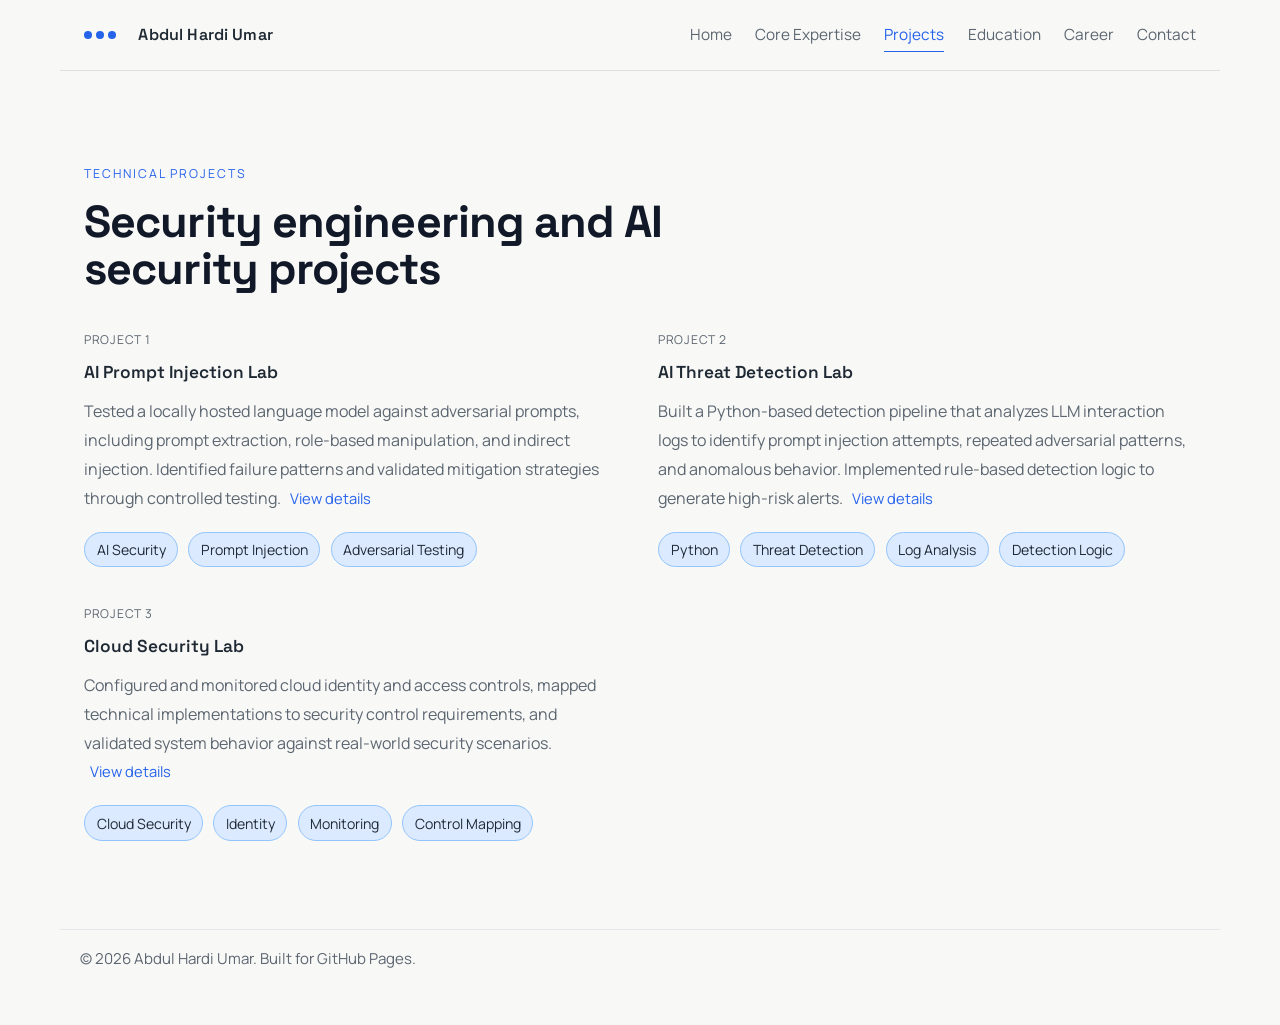
<file: projects.html>
<!DOCTYPE html>
<html lang="en">
<head>
  <meta charset="UTF-8">
  <meta name="viewport" content="width=device-width, initial-scale=1.0">
  <title>Abdul Hardi Umar | Projects</title>
  <meta name="description" content="Projects of Abdul Hardi Umar across AI security, threat detection, and cloud security.">
  <link rel="preconnect" href="https://fonts.googleapis.com">
  <link rel="preconnect" href="https://fonts.gstatic.com" crossorigin>
  <link href="https://fonts.googleapis.com/css2?family=Space+Grotesk:wght@400;500;700&family=Manrope:wght@400;500;700&display=swap" rel="stylesheet">
  <link rel="icon" type="image/svg+xml" href="favicon.svg">
  <link rel="icon" href="favicon.ico" sizes="any">
  <link rel="icon" type="image/png" sizes="32x32" href="favicon-32x32.png">
  <link rel="icon" type="image/png" sizes="16x16" href="favicon-16x16.png">
  <link rel="stylesheet" href="styles.css">
</head>
<body>
  <a class="skip-link" href="#main">Skip to content</a>
  <header class="site-header">
    <div class="brand-mark" aria-hidden="true"><span></span><span></span><span></span></div>
    <a class="brand" href="index.html">Abdul Hardi Umar</a>
    <button class="menu-toggle" type="button" aria-expanded="false" aria-controls="site-nav" aria-label="Open navigation menu"><span></span><span></span></button>
    <nav id="site-nav" class="site-nav" aria-label="Primary">
      <a href="index.html">Home</a>
      <a href="technical-focus.html">Core Expertise</a>
      <a class="is-active" href="projects.html">Projects</a>
      <a href="education.html">Education</a>
      <a href="career.html">Career</a>
      <a href="contact.html">Contact</a>
    </nav>
  </header>
  <main id="main" class="page-shell">
    <section class="section page-section" data-reveal>
      <div class="page-intro">
        <p class="eyebrow">Technical Projects</p>
        <h1 class="page-title">Security engineering and AI security projects</h1>
      </div>
      <div class="project-grid">
        <article class="project-card">
          <p class="project-tag">Project 1</p>
          <h3>AI Prompt Injection Lab</h3>
          <p>
            Tested a locally hosted language model against adversarial prompts, including prompt extraction,
            role-based manipulation, and indirect injection. Identified failure patterns and validated
            mitigation strategies through controlled testing.
            <a class="project-link" href="https://github.com/hardi-umar/ai-prompt-injection-lab" target="_blank" rel="noopener noreferrer">View details</a>
          </p>
          <ul class="chip-list" aria-label="Technologies and skills used">
            <li>AI Security</li><li>Prompt Injection</li><li>Adversarial Testing</li>
          </ul>
        </article>
        <article class="project-card">
          <p class="project-tag">Project 2</p>
          <h3>AI Threat Detection Lab</h3>
          <p>
            Built a Python-based detection pipeline that analyzes LLM interaction logs to identify prompt
            injection attempts, repeated adversarial patterns, and anomalous behavior. Implemented
            rule-based detection logic to generate high-risk alerts.
            <a class="project-link" href="https://github.com/hardi-umar/ai-threat-detection-lab" target="_blank" rel="noopener noreferrer">View details</a>
          </p>
          <ul class="chip-list" aria-label="Technologies and skills used">
            <li>Python</li><li>Threat Detection</li><li>Log Analysis</li><li>Detection Logic</li>
          </ul>
        </article>
        <article class="project-card">
          <p class="project-tag">Project 3</p>
          <h3>Cloud Security Lab</h3>
          <p>
            Configured and monitored cloud identity and access controls, mapped technical implementations
            to security control requirements, and validated system behavior against real-world security
            scenarios.
            <a class="project-link" href="https://github.com/hardi-umar/CloudSec-Lab" target="_blank" rel="noopener noreferrer">View details</a>
          </p>
          <ul class="chip-list" aria-label="Technologies and skills used">
            <li>Cloud Security</li><li>Identity</li><li>Monitoring</li><li>Control Mapping</li>
          </ul>
        </article>
      </div>
    </section>
  </main>
  <footer class="site-footer">
    <p>&copy; <span id="year"></span> Abdul Hardi Umar. Built for GitHub Pages.</p>
  </footer>
  <script src="script.js"></script>
</body>
</html>
</file>
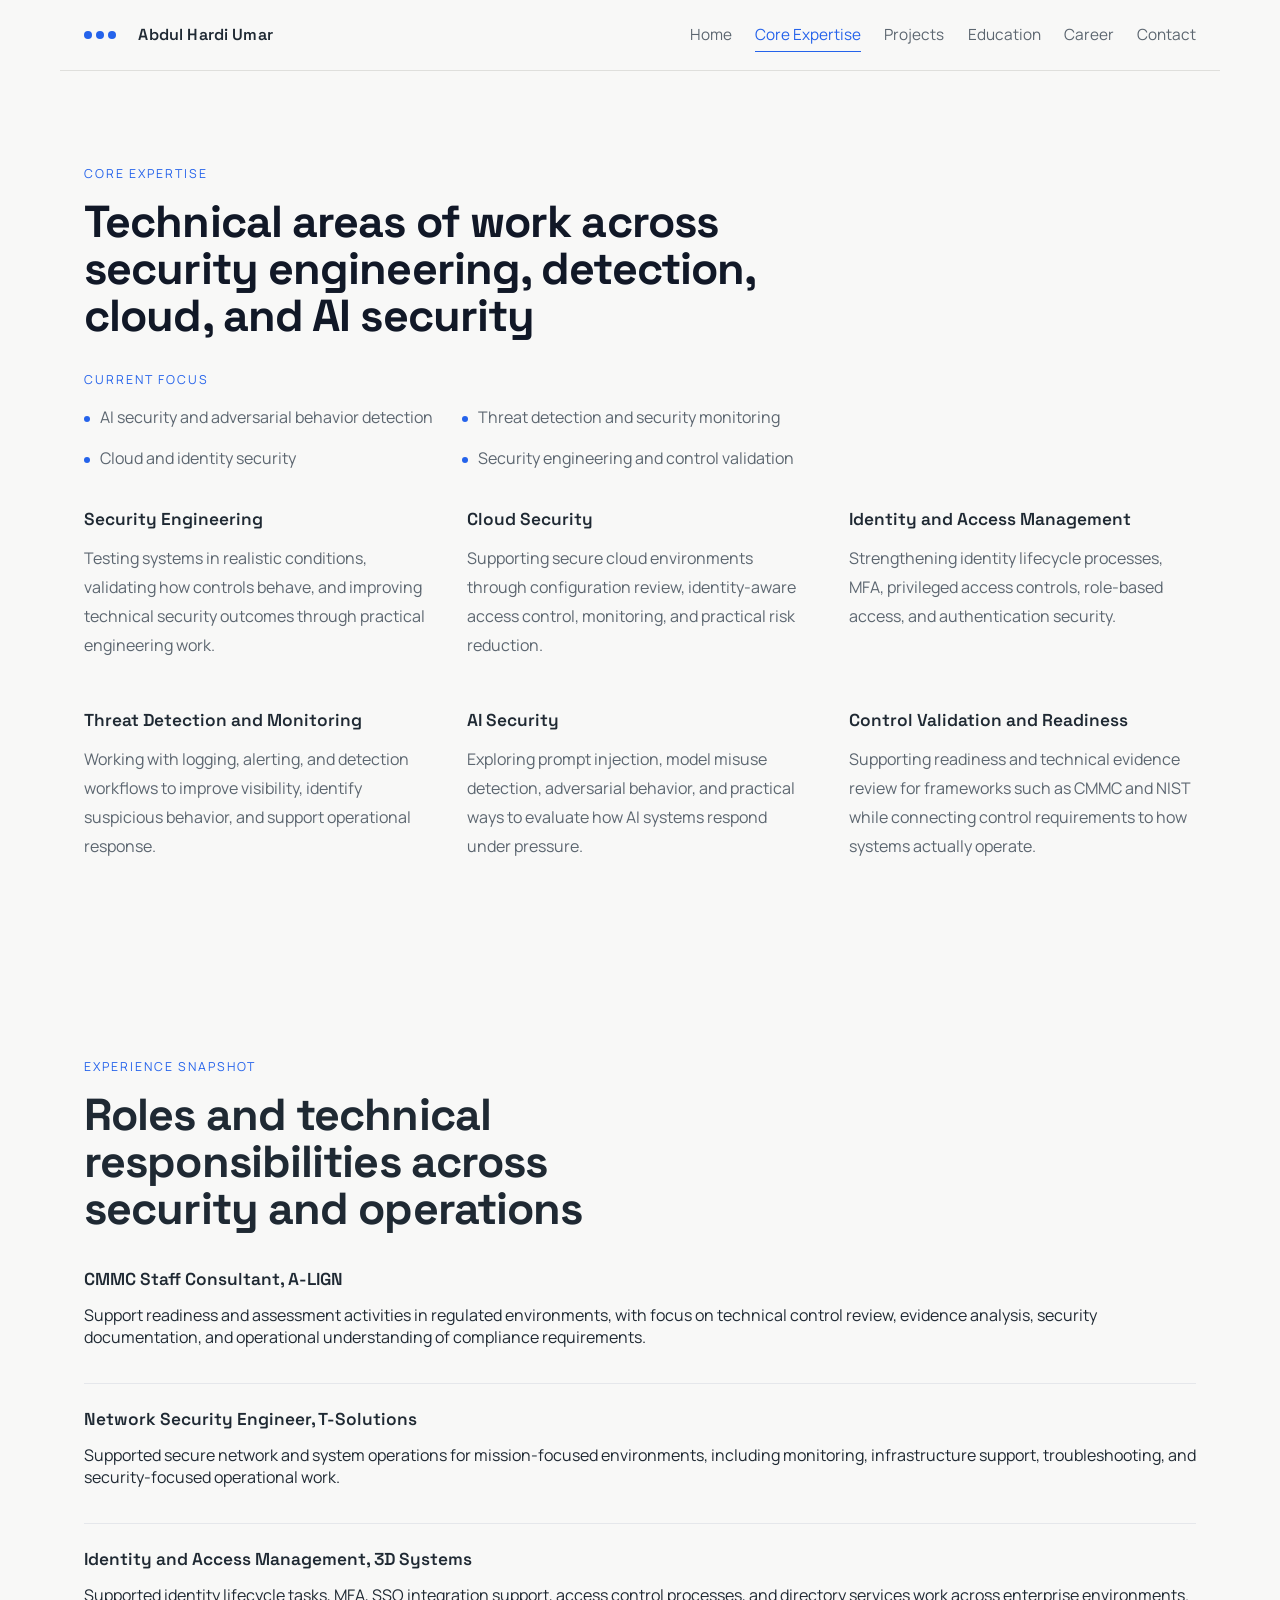
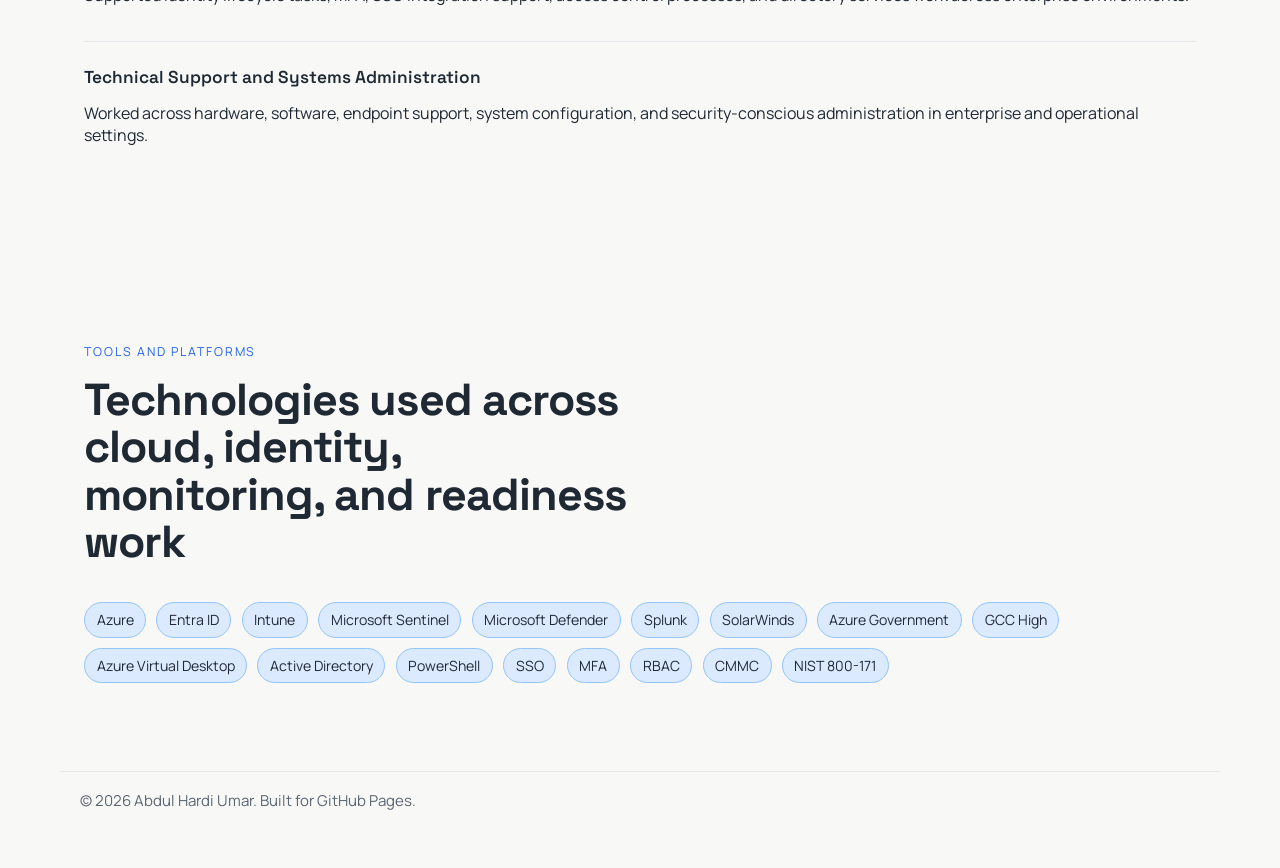
<file: technical-focus.html>
<!DOCTYPE html>
<html lang="en">
<head>
  <meta charset="UTF-8">
  <meta name="viewport" content="width=device-width, initial-scale=1.0">
  <title>Abdul Hardi Umar | Core Expertise</title>
  <meta name="description" content="Core expertise areas of Abdul Hardi Umar across security engineering, cloud security, identity, threat detection, AI security, and operational validation.">
  <link rel="preconnect" href="https://fonts.googleapis.com">
  <link rel="preconnect" href="https://fonts.gstatic.com" crossorigin>
  <link href="https://fonts.googleapis.com/css2?family=Space+Grotesk:wght@400;500;700&family=Manrope:wght@400;500;700&display=swap" rel="stylesheet">
  <link rel="icon" type="image/svg+xml" href="favicon.svg">
  <link rel="icon" href="favicon.ico" sizes="any">
  <link rel="icon" type="image/png" sizes="32x32" href="favicon-32x32.png">
  <link rel="icon" type="image/png" sizes="16x16" href="favicon-16x16.png">
  <link rel="stylesheet" href="styles.css">
</head>
<body>
  <a class="skip-link" href="#main">Skip to content</a>
  <header class="site-header">
    <div class="brand-mark" aria-hidden="true"><span></span><span></span><span></span></div>
    <a class="brand" href="index.html">Abdul Hardi Umar</a>
    <button class="menu-toggle" type="button" aria-expanded="false" aria-controls="site-nav" aria-label="Open navigation menu"><span></span><span></span></button>
    <nav id="site-nav" class="site-nav" aria-label="Primary">
      <a href="index.html">Home</a>
      <a class="is-active" href="technical-focus.html">Core Expertise</a>
      <a href="projects.html">Projects</a>
      <a href="education.html">Education</a>
      <a href="career.html">Career</a>
      <a href="contact.html">Contact</a>
    </nav>
  </header>
  <main id="main" class="page-shell">
    <section class="section page-section" data-reveal>
      <div class="page-intro">
        <p class="eyebrow">Core Expertise</p>
        <h1 class="page-title">Technical areas of work across security engineering, detection, cloud, and AI security</h1>
      </div>
      <div class="page-intro page-subsection">
        <p class="eyebrow">Current Focus</p>
        <ul class="focus-list" aria-label="Current focus areas">
          <li>AI security and adversarial behavior detection</li>
          <li>Threat detection and security monitoring</li>
          <li>Cloud and identity security</li>
          <li>Security engineering and control validation</li>
        </ul>
      </div>
      <div class="card-grid">
        <article class="service-card">
          <h3>Security Engineering</h3>
          <p>Testing systems in realistic conditions, validating how controls behave, and improving technical security outcomes through practical engineering work.</p>
        </article>
        <article class="service-card">
          <h3>Cloud Security</h3>
          <p>Supporting secure cloud environments through configuration review, identity-aware access control, monitoring, and practical risk reduction.</p>
        </article>
        <article class="service-card">
          <h3>Identity and Access Management</h3>
          <p>Strengthening identity lifecycle processes, MFA, privileged access controls, role-based access, and authentication security.</p>
        </article>
        <article class="service-card">
          <h3>Threat Detection and Monitoring</h3>
          <p>Working with logging, alerting, and detection workflows to improve visibility, identify suspicious behavior, and support operational response.</p>
        </article>
        <article class="service-card">
          <h3>AI Security</h3>
          <p>Exploring prompt injection, model misuse detection, adversarial behavior, and practical ways to evaluate how AI systems respond under pressure.</p>
        </article>
        <article class="service-card">
          <h3>Control Validation and Readiness</h3>
          <p>Supporting readiness and technical evidence review for frameworks such as CMMC and NIST while connecting control requirements to how systems actually operate.</p>
        </article>
      </div>
    </section>
    <section class="section page-section" data-reveal>
      <div class="page-intro">
        <p class="eyebrow">Experience Snapshot</p>
        <h2 class="page-title page-title-compact">Roles and technical responsibilities across security and operations</h2>
      </div>
      <div class="experience-layout experience-stack">
        <article class="timeline-card">
          <h3>CMMC Staff Consultant, A-LIGN</h3>
          <p>Support readiness and assessment activities in regulated environments, with focus on technical control review, evidence analysis, security documentation, and operational understanding of compliance requirements.</p>
        </article>
        <article class="timeline-card">
          <h3>Network Security Engineer, T-Solutions</h3>
          <p>Supported secure network and system operations for mission-focused environments, including monitoring, infrastructure support, troubleshooting, and security-focused operational work.</p>
        </article>
        <article class="timeline-card">
          <h3>Identity and Access Management, 3D Systems</h3>
          <p>Supported identity lifecycle tasks, MFA, SSO integration support, access control processes, and directory services work across enterprise environments.</p>
        </article>
        <article class="timeline-card">
          <h3>Technical Support and Systems Administration</h3>
          <p>Worked across hardware, software, endpoint support, system configuration, and security-conscious administration in enterprise and operational settings.</p>
        </article>
      </div>
    </section>
    <section class="section page-section" data-reveal>
      <div class="page-intro">
        <p class="eyebrow">Tools and Platforms</p>
        <h2 class="page-title page-title-compact">Technologies used across cloud, identity, monitoring, and readiness work</h2>
      </div>
      <article class="skills-card tools-card">
        <ul class="chip-list" aria-label="Tools and platforms">
          <li>Azure</li><li>Entra ID</li><li>Intune</li><li>Microsoft Sentinel</li><li>Microsoft Defender</li><li>Splunk</li><li>SolarWinds</li><li>Azure Government</li><li>GCC High</li><li>Azure Virtual Desktop</li><li>Active Directory</li><li>PowerShell</li><li>SSO</li><li>MFA</li><li>RBAC</li><li>CMMC</li><li>NIST 800-171</li>
        </ul>
      </article>
    </section>
  </main>
  <footer class="site-footer">
    <p>&copy; <span id="year"></span> Abdul Hardi Umar. Built for GitHub Pages.</p>
  </footer>
  <script src="script.js"></script>
</body>
</html>
</file>
<file: styles.css>
:root {
  --bg: #f8f8f7;
  --bg-soft: #f1f1ee;
  --panel: #ffffff;
  --text: #1f2933;
  --muted: #5c6670;
  --line: #ddddda;
  --accent: #2563eb;
  --accent-hover: #1d4ed8;
  --accent-soft: #dbeafe;
  --accent-border: #93c5fd;
  --shadow: 0 8px 20px rgba(15, 23, 42, 0.03);
  --radius-lg: 14px;
  --radius-md: 10px;
  --radius-sm: 8px;
  --max: 1160px;
}

* {
  box-sizing: border-box;
}

html {
  scroll-behavior: smooth;
}

body {
  margin: 0;
  font-family: "Manrope", sans-serif;
  color: var(--text);
  background: var(--bg);
  min-height: 100vh;
}

body::before {
  content: none;
}

a {
  color: inherit;
  text-decoration: none;
  transition: color 0.24s ease, border-color 0.24s ease, background-color 0.24s ease, box-shadow 0.24s ease;
}

img {
  max-width: 100%;
  display: block;
}

.skip-link {
  position: absolute;
  left: 1rem;
  top: -3rem;
  padding: 0.75rem 1rem;
  background: var(--text);
  color: #06111d;
  border-radius: 999px;
  z-index: 10;
}

.skip-link:focus {
  top: 1rem;
}

.site-header {
  position: sticky;
  top: 0;
  z-index: 20;
  display: flex;
  align-items: center;
  justify-content: space-between;
  gap: 1.4rem;
  max-width: var(--max);
  margin: 0 auto;
  padding: 1.15rem 1.5rem;
  background: rgba(248, 248, 247, 0.96);
  border-bottom: 1px solid rgba(221, 221, 218, 0.9);
}

.brand-mark {
  display: grid;
  grid-template-columns: repeat(3, 8px);
  gap: 0.25rem;
}

.brand-mark span {
  width: 8px;
  height: 8px;
  border-radius: 999px;
  background: var(--accent);
}

.brand {
  margin-right: auto;
  font-family: "Space Grotesk", sans-serif;
  font-weight: 600;
  letter-spacing: 0.01em;
}

.site-nav {
  display: flex;
  align-items: center;
  gap: 1.45rem;
  padding: 0;
  flex-wrap: wrap;
  justify-content: flex-end;
}

.site-nav a {
  color: var(--muted);
  padding: 0.35rem 0;
  border-radius: 0;
  transition: color 0.24s ease, border-color 0.24s ease;
  border-bottom: 1px solid transparent;
  font-size: 0.96rem;
}

.site-nav a:focus-visible,
.site-nav a.is-active {
  color: var(--accent);
  border-color: var(--accent);
}

.menu-toggle {
  display: none;
  border: 1px solid var(--line);
  border-radius: 999px;
  background: #fff;
  color: var(--text);
  padding: 0.7rem;
}

.menu-toggle span {
  display: block;
  width: 18px;
  height: 2px;
  background: currentColor;
}

.menu-toggle span + span {
  margin-top: 0.3rem;
}

.section {
  max-width: var(--max);
  margin: 0 auto;
  padding: 5.5rem 1.5rem;
}

.page-shell {
  min-height: calc(100vh - 160px);
}

.page-section {
  padding-top: 5.85rem;
}

.about-home {
  padding-top: 0.15rem;
}

.page-intro {
  max-width: 46rem;
  margin-bottom: 2.35rem;
}

.page-subsection {
  margin-top: -0.35rem;
}

.page-title {
  font-size: clamp(2rem, 3.6vw, 2.8rem);
  letter-spacing: -0.02em;
}

.page-title-compact {
  max-width: 34rem;
}

.surface {
  position: relative;
}

.surface::before {
  content: none;
}

.hero {
  display: grid;
  grid-template-columns: minmax(260px, 340px) minmax(0, 1.15fr);
  gap: 5.25rem;
  padding-top: 5.1rem;
  align-items: center;
}

.hero-home {
  min-height: calc(100vh - 300px);
}

.hero-media {
  align-self: center;
}

.portrait-frame {
  margin: 0;
  background: #ffffff;
  border: 1px solid rgba(147, 197, 253, 0.35);
  border-radius: 999px;
  padding: 0.7rem;
  box-shadow: 0 12px 28px rgba(15, 23, 42, 0.08);
  width: min(320px, 100%);
  aspect-ratio: 1 / 1;
}

.portrait-frame img {
  width: 100%;
  height: 100%;
  aspect-ratio: 1 / 1;
  object-fit: cover;
  object-position: center 18%;
  border-radius: 999px;
  display: block;
}

.eyebrow {
  margin: 0 0 1rem;
  text-transform: uppercase;
  letter-spacing: 0.16em;
  font-size: 0.77rem;
  color: var(--accent);
}

h1,
h2,
h3 {
  margin: 0;
  font-family: "Space Grotesk", sans-serif;
  line-height: 1.05;
}

h1 {
  font-size: clamp(2.15rem, 3.5vw, 3.05rem);
  max-width: none;
  letter-spacing: -0.02em;
  color: #111827;
}

h2 {
  font-size: clamp(1.55rem, 2.8vw, 2.1rem);
}

h3 {
  font-size: 1.08rem;
  font-weight: 600;
}

.hero-text,
.prose-card p,
.note-card p,
.service-card p,
.project-card p,
.resume-card p,
.contact-card p,
.timeline li span,
.site-footer,
.stats-grid dd {
  color: var(--muted);
  line-height: 1.8;
}

.hero-role {
  margin: 0.18rem 0 0;
  font-size: 0.98rem;
  line-height: 1.55;
  color: var(--muted);
  max-width: 44rem;
}

.hero-role-company {
  margin-top: 0;
  font-weight: 600;
  color: #374151;
}

.hero-subtitle {
  margin-top: 0.9rem;
  display: grid;
  gap: 0.1rem;
}

.hero-text-intro {
  max-width: 35rem;
  margin-top: 1.5rem;
}

.cta-row,
.hero-links,
.contact-actions,
.contact-links {
  display: flex;
  flex-wrap: wrap;
  gap: 0.9rem;
}

.cta-row {
  margin-top: 1.8rem;
}

.hero-links {
  list-style: none;
  padding: 0;
  margin: 1.25rem 0 0;
}

.hero-links a {
  color: var(--accent);
  font-weight: 600;
  border-bottom: 1px solid transparent;
}

.hero-links a:hover,
.hero-links a:focus-visible {
  color: var(--text);
  border-color: currentColor;
}

.button {
  display: inline-flex;
  align-items: center;
  justify-content: center;
  min-height: 2.8rem;
  padding: 0.7rem 1rem;
  border-radius: 999px;
  border: 1px solid var(--line);
  font-weight: 600;
  font-size: 0.95rem;
  transition: transform 0.24s ease, border-color 0.24s ease, background-color 0.24s ease, color 0.24s ease, box-shadow 0.24s ease;
}

.button:focus-visible {
  transform: translateY(-1px);
}

.button-primary {
  background: var(--accent-soft);
  border-color: var(--accent-border);
  color: var(--accent);
}

.button-secondary {
  background: #fff;
  color: var(--text);
}

.button[aria-disabled="true"] {
  opacity: 0.6;
  pointer-events: none;
}

.identity-label {
  margin: 0 0 0.6rem;
  color: var(--accent);
  font-size: 0.8rem;
  text-transform: uppercase;
  letter-spacing: 0.08em;
}

.hero-copy,
.prose-card,
.note-card,
.service-card,
.project-card,
.timeline-card,
.skills-card,
.resume-card,
.contact-card {
  background: transparent;
  border: 0;
  border-radius: 0;
  box-shadow: none;
}

.hero-copy {
  max-width: 40rem;
}

.hero-copy h1 {
  margin-bottom: 0.35rem;
}

.section-heading {
  display: grid;
  gap: 0.65rem;
  margin-bottom: 1.7rem;
  max-width: 48rem;
}

.split-layout,
.experience-layout {
  display: grid;
  grid-template-columns: repeat(2, minmax(0, 1fr));
  gap: 1.4rem;
}

#about .split-layout {
  grid-template-columns: minmax(0, 1fr);
}

.prose-card,
.resume-card,
.contact-card {
  padding: 0;
}

.prose-card {
  max-width: 62rem;
}

.prose-page {
  max-width: 62rem;
}

.about-home-copy {
  max-width: 68rem;
}

.about-home-title {
  position: relative;
  display: inline-block;
  margin-bottom: 1.6rem;
  font-size: clamp(1.5rem, 2.2vw, 1.9rem);
  font-weight: 700;
  color: #111827;
}

.about-home-title::after {
  content: "";
  display: block;
  width: 3.2rem;
  height: 2px;
  margin-top: 0.55rem;
  background: var(--accent);
}

.prose-card p + p {
  margin-top: 1.35rem;
}

#about .section-heading,
#about .prose-card {
  max-width: 62rem;
}

#about .prose-card p {
  font-size: 1rem;
  line-height: 1.9;
}

#about .prose-card a {
  color: var(--accent);
  border-bottom: 1px solid transparent;
}

#about .prose-card a:hover,
#about .prose-card a:focus-visible {
  color: var(--accent-hover);
  border-color: var(--accent-hover);
}

.about-home .prose-card p {
  max-width: none;
  font-size: 1rem;
  line-height: 1.9;
}

.about-home .prose-card p + p {
  margin-top: 1.35rem;
}

.about-home .prose-card a {
  color: var(--accent);
  border-bottom: 1px solid transparent;
}

.about-home .prose-card a strong {
  font-weight: 700;
}

.about-home .prose-card a:hover,
.about-home .prose-card a:focus-visible {
  color: var(--accent-hover);
  border-color: var(--accent-hover);
}

.note-stack,
.card-grid,
.project-grid {
  display: grid;
  gap: 1.2rem;
}

.note-card,
.service-card,
.project-card,
.timeline-card,
.skills-card {
  padding: 0;
}

.card-grid {
  grid-template-columns: repeat(3, minmax(0, 1fr));
  column-gap: 2.25rem;
  row-gap: 2.25rem;
}

.project-grid {
  grid-template-columns: repeat(2, minmax(0, 1fr));
  column-gap: 2.25rem;
  row-gap: 2.25rem;
}

.project-tag {
  margin: 0 0 0.75rem;
  color: var(--accent);
  font-size: 0.76rem;
  letter-spacing: 0.06em;
  text-transform: uppercase;
}

.project-link {
  color: var(--accent);
  font-size: 0.92rem;
  white-space: nowrap;
  border-bottom: 1px solid transparent;
  margin-left: 0.35rem;
}

.project-link:focus-visible {
  border-color: var(--accent);
}

.chip-list {
  list-style: none;
  display: flex;
  flex-wrap: wrap;
  gap: 0.65rem;
  padding: 0;
  margin: 1.2rem 0 0;
}

.focus-list {
  list-style: none;
  display: grid;
  grid-template-columns: repeat(2, minmax(0, 1fr));
  gap: 0.9rem 1.25rem;
  padding: 0;
  margin: 1rem 0 0;
}

.focus-list li {
  position: relative;
  padding-left: 1rem;
  color: var(--muted);
  line-height: 1.7;
}

.focus-list li::before {
  content: "";
  position: absolute;
  left: 0;
  top: 0.75rem;
  width: 0.38rem;
  height: 0.38rem;
  border-radius: 999px;
  background: var(--accent);
}

.career-stack {
  display: grid;
  gap: 3rem;
}

.career-company {
  padding-bottom: 1.8rem;
  border-bottom: 1px solid #e5e7eb;
}

.career-company:last-child {
  border-bottom: 0;
  padding-bottom: 0;
}

.career-company-header {
  margin-bottom: 1.35rem;
}

.career-company-header h2 {
  font-size: clamp(1.28rem, 2vw, 1.55rem);
  margin-bottom: 0.35rem;
}

.career-company-header h2 a {
  color: var(--accent);
  border-bottom: 1px solid transparent;
}

.career-company-header h2 a:hover,
.career-company-header h2 a:focus-visible {
  color: var(--accent-hover);
  border-color: var(--accent-hover);
}

.career-location {
  color: var(--muted);
  font-size: 0.98rem;
}

.career-role {
  margin-top: 1.45rem;
}

.career-role:first-of-type {
  margin-top: 0;
}

.career-role h3 {
  font-size: 1.02rem;
  margin-bottom: 0.45rem;
}

.career-role p {
  color: var(--muted);
  line-height: 1.8;
  margin: 0;
}

.chip-list li {
  padding: 0.45rem 0.72rem;
  border-radius: 999px;
  background: var(--accent-soft);
  border: 1px solid var(--accent-border);
  color: #1f2937;
  font-size: 0.88rem;
  transition: border-color 0.24s ease, background-color 0.24s ease, color 0.24s ease, box-shadow 0.24s ease;
}

.timeline {
  list-style: none;
  padding: 0;
  margin: 1.2rem 0 0;
  display: grid;
  gap: 1rem;
}

.timeline li {
  padding-left: 1rem;
  border-left: 2px solid #dbe7ff;
}

.experience-stack {
  grid-template-columns: 1fr;
  gap: 1.6rem;
}

.education-stack {
  grid-template-columns: 1fr;
  gap: 1.8rem;
}

.experience-stack .timeline-card {
  padding-bottom: 1.2rem;
  border-bottom: 1px solid #e5e7eb;
}

.experience-stack .timeline-card:last-child {
  padding-bottom: 0;
  border-bottom: 0;
}

.education-card {
  padding-bottom: 1.1rem;
  border-bottom: 1px solid #e5e7eb;
}

.education-card:last-child {
  padding-bottom: 0;
  border-bottom: 0;
}

.education-degree {
  margin: 0.35rem 0 0.8rem;
  color: #1f2937;
  font-weight: 600;
  font-size: 0.98rem;
}

.education-list {
  margin-top: 0.85rem;
}

.education-list li {
  background: #eff6ff;
  border-color: var(--accent-border);
}

.education-card h3 {
  font-size: 1.16rem;
  font-weight: 700;
}

.education-meta {
  font-size: 0.9em;
  font-weight: 500;
  color: var(--muted);
}

.tools-card {
  padding: 0;
}

.contact-links a {
  color: var(--accent);
  border-bottom: 1px solid transparent;
  padding-bottom: 0.15rem;
}

.contact-links a:focus-visible {
  border-color: var(--accent);
}

.portrait-frame,
.note-card,
.service-card,
.project-card,
.timeline-card,
.education-card,
.tools-card,
.resume-card,
.contact-card {
  transition: border-color 0.24s ease, background-color 0.24s ease, box-shadow 0.24s ease;
}

.timeline li strong,
.service-card h3,
.project-card h3,
.note-card h3,
.timeline-card h3,
.skills-card h3,
.resume-card h3 {
  display: block;
  margin-bottom: 0.35rem;
}

.contact-section {
  padding-bottom: 6rem;
}

.short-intro {
  padding-top: 1rem;
}

.site-footer {
  max-width: var(--max);
  margin: 0 auto;
  padding: 0 1.25rem 2.4rem;
  border-top: 1px solid #e5e7eb;
  font-size: 0.94rem;
}

[data-reveal] {
  opacity: 0;
  transform: translateY(18px);
  transition: opacity 500ms ease, transform 500ms ease;
}

[data-reveal].is-visible {
  opacity: 1;
  transform: translateY(0);
}

@media (hover: hover) and (pointer: fine) {
  .site-nav a:hover {
    color: var(--accent-hover);
    border-color: var(--accent-hover);
  }

  .button:hover {
    transform: translateY(-1px);
    border-color: var(--accent-border);
    box-shadow: 0 8px 18px rgba(74, 144, 226, 0.08);
  }

  .button-primary:hover {
    color: var(--accent-hover);
    background: #eff6ff;
    border-color: var(--accent-border);
  }

  .button-secondary:hover {
    color: var(--accent-hover);
    background: #f8fbff;
    border-color: var(--accent-border);
  }

  .hero-links a:hover,
  .project-link:hover,
  .contact-links a:hover {
    color: var(--accent-hover);
    border-color: var(--accent-hover);
  }

  .chip-list li:hover {
    color: var(--accent-hover);
    background: #eff6ff;
    border-color: var(--accent-border);
  }

  .portrait-frame:hover,
  .note-card:hover,
  .service-card:hover,
  .project-card:hover,
  .timeline-card:hover,
  .education-card:hover,
  .tools-card:hover,
  .resume-card:hover,
  .contact-card:hover {
    box-shadow: 0 10px 22px rgba(74, 144, 226, 0.05);
  }
}

@media (max-width: 980px) {
  .hero,
  .split-layout,
  .experience-layout,
  .card-grid,
  .project-grid {
    grid-template-columns: 1fr;
  }

  .focus-list {
    grid-template-columns: 1fr;
  }

  h1 {
    max-width: none;
  }
}

@media (max-width: 760px) {
  .site-header {
    flex-wrap: wrap;
  }

  .menu-toggle {
    display: inline-flex;
    flex-direction: column;
    align-items: center;
    justify-content: center;
  }

  .site-nav {
    display: none;
    width: 100%;
    flex-direction: column;
    align-items: stretch;
    border-radius: 12px;
    padding: 0.8rem;
    border: 1px solid var(--line);
    background: #fff;
  }

  .site-nav.is-open {
    display: flex;
  }

  .site-nav a {
    text-align: center;
  }

  .hero {
    gap: 2.35rem;
    padding-top: 4.25rem;
  }

  .page-section {
    padding-top: 4.6rem;
  }

  .about-home {
    padding-top: 0.9rem;
  }

  .hero-media {
    justify-self: center;
    width: 100%;
    max-width: 320px;
  }
}
</file>
